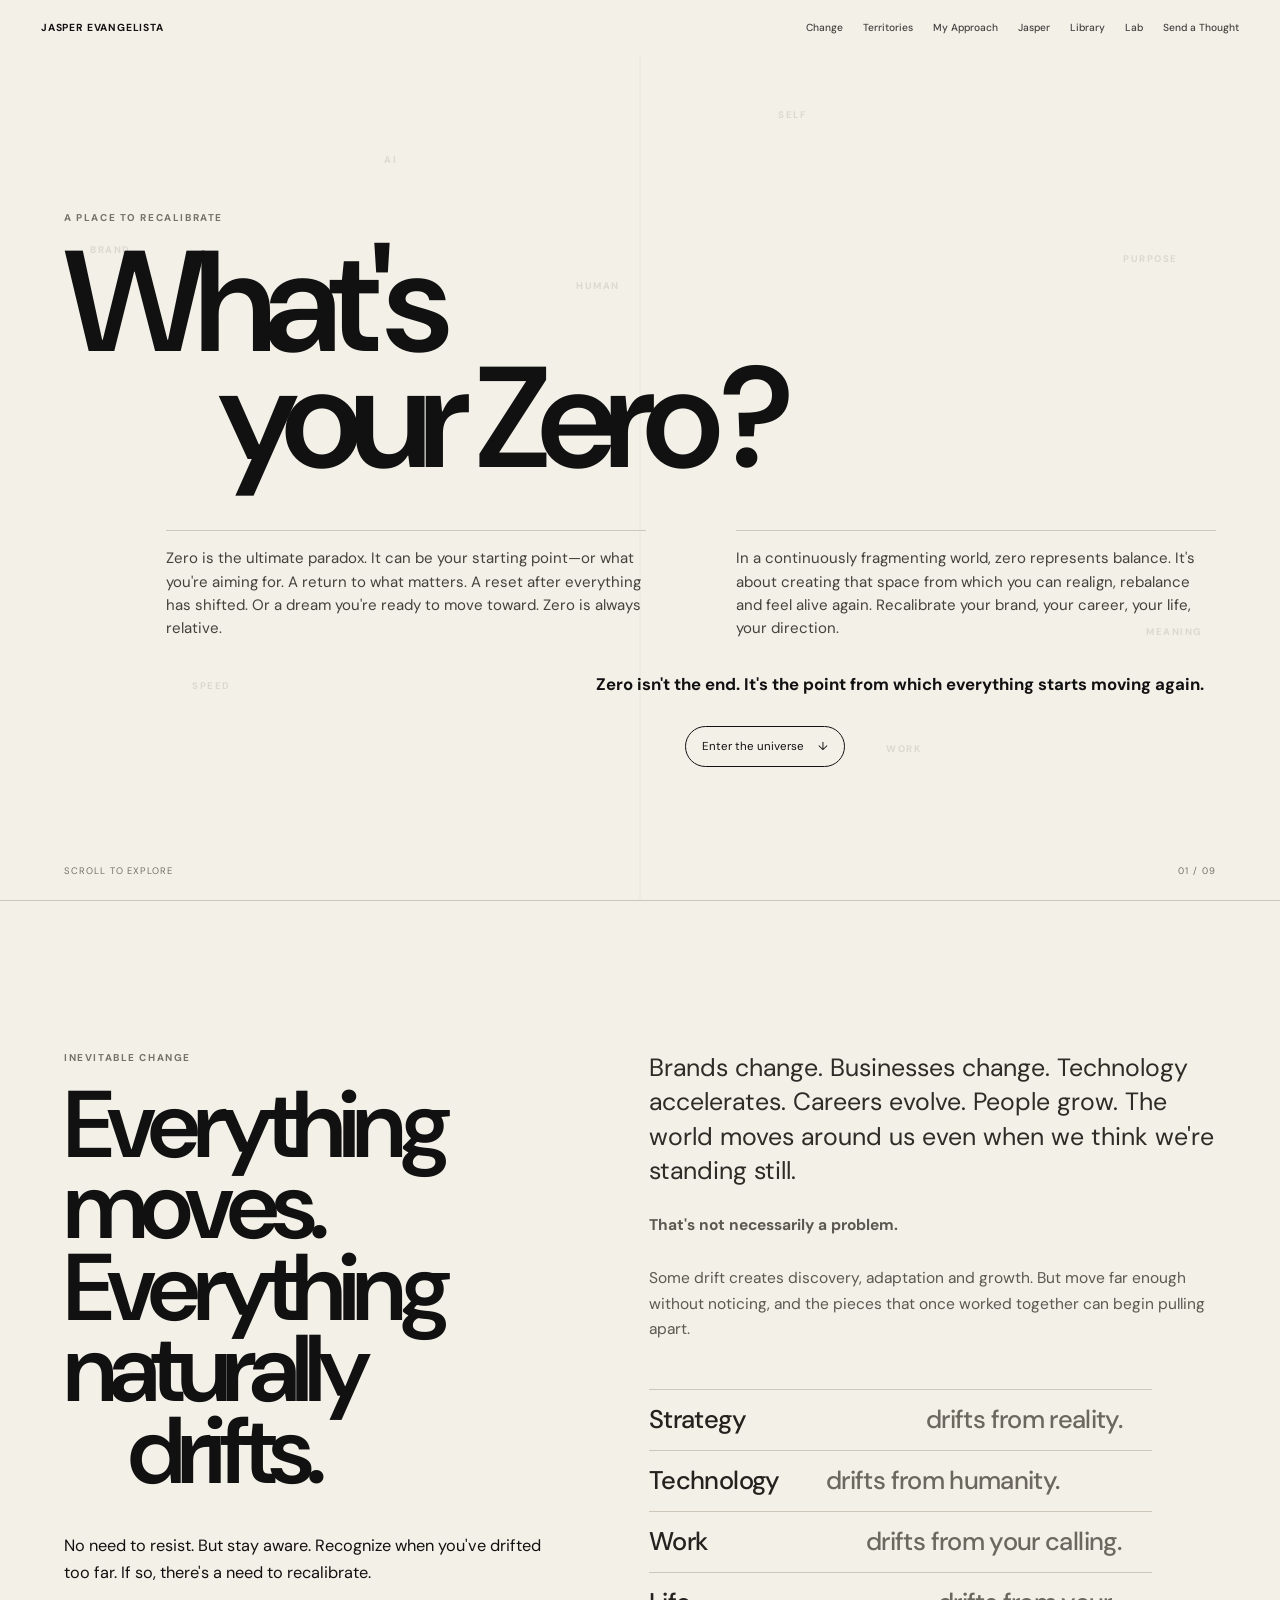
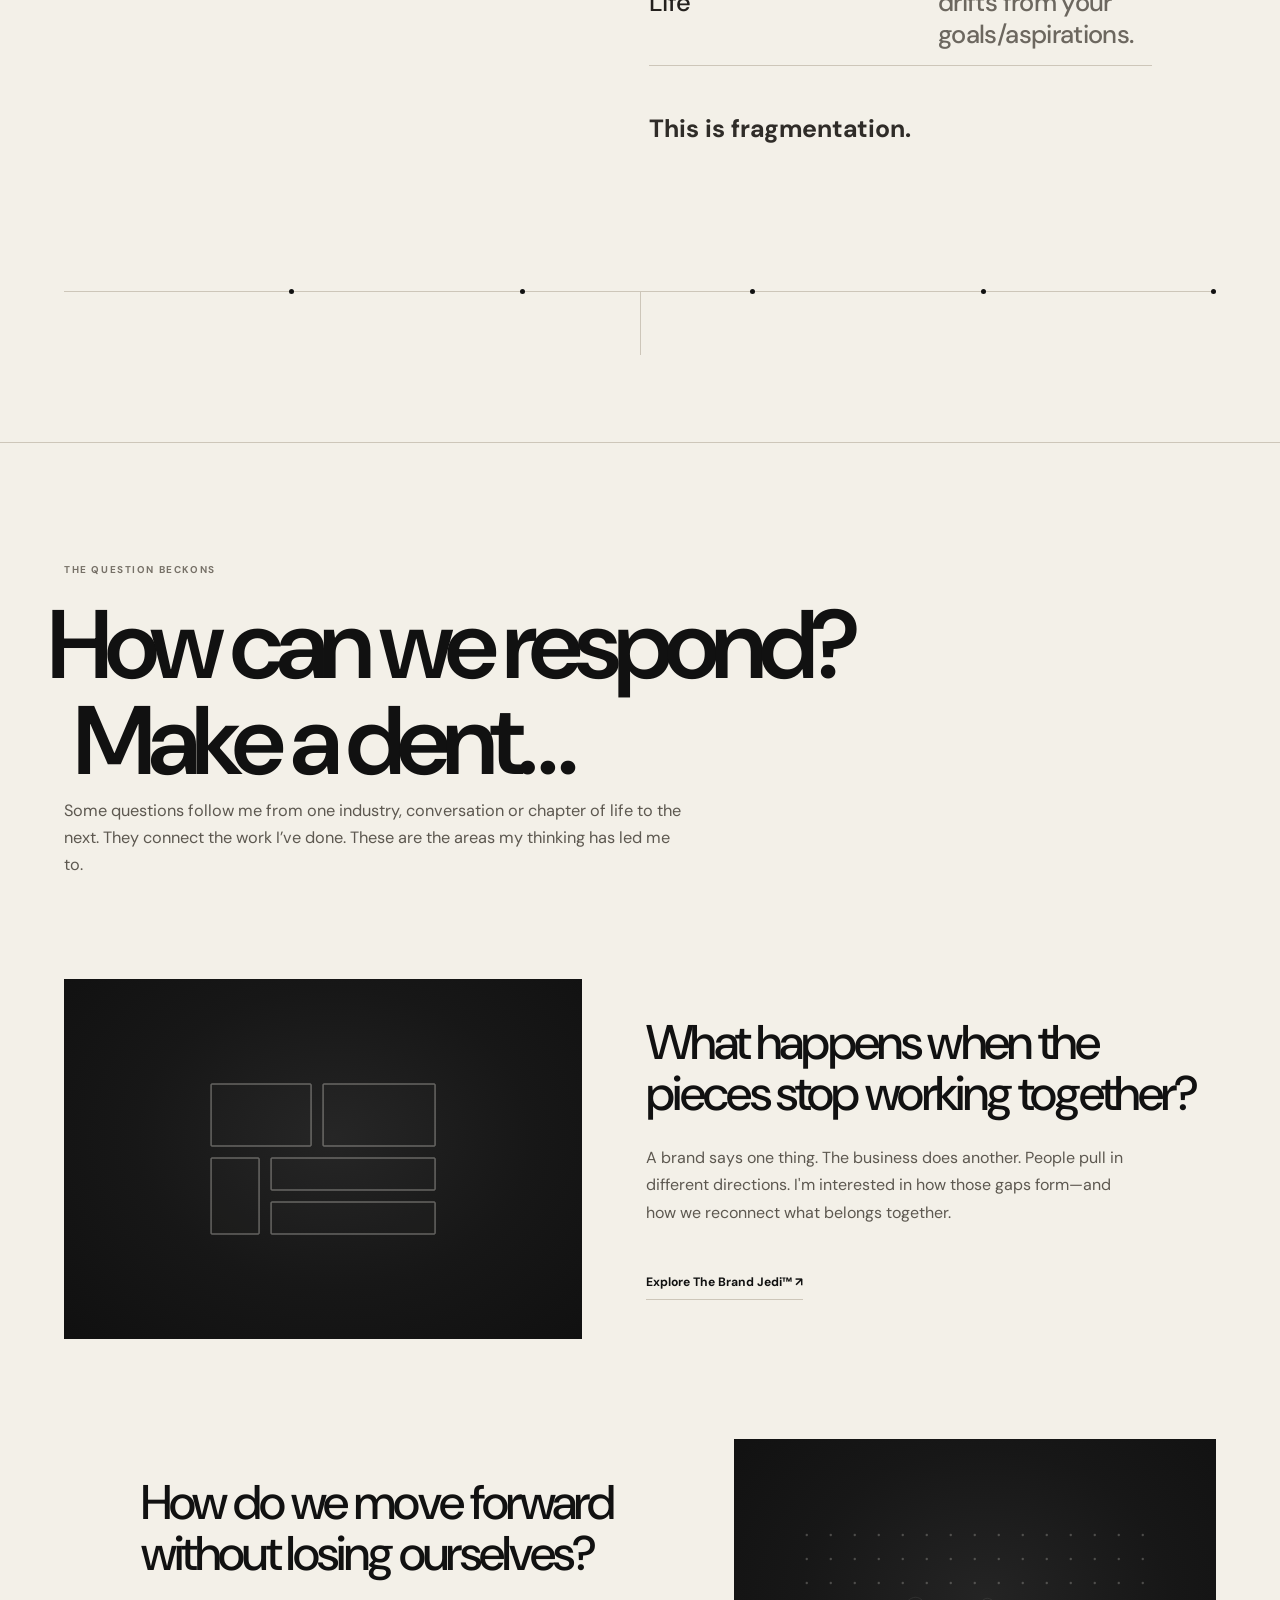
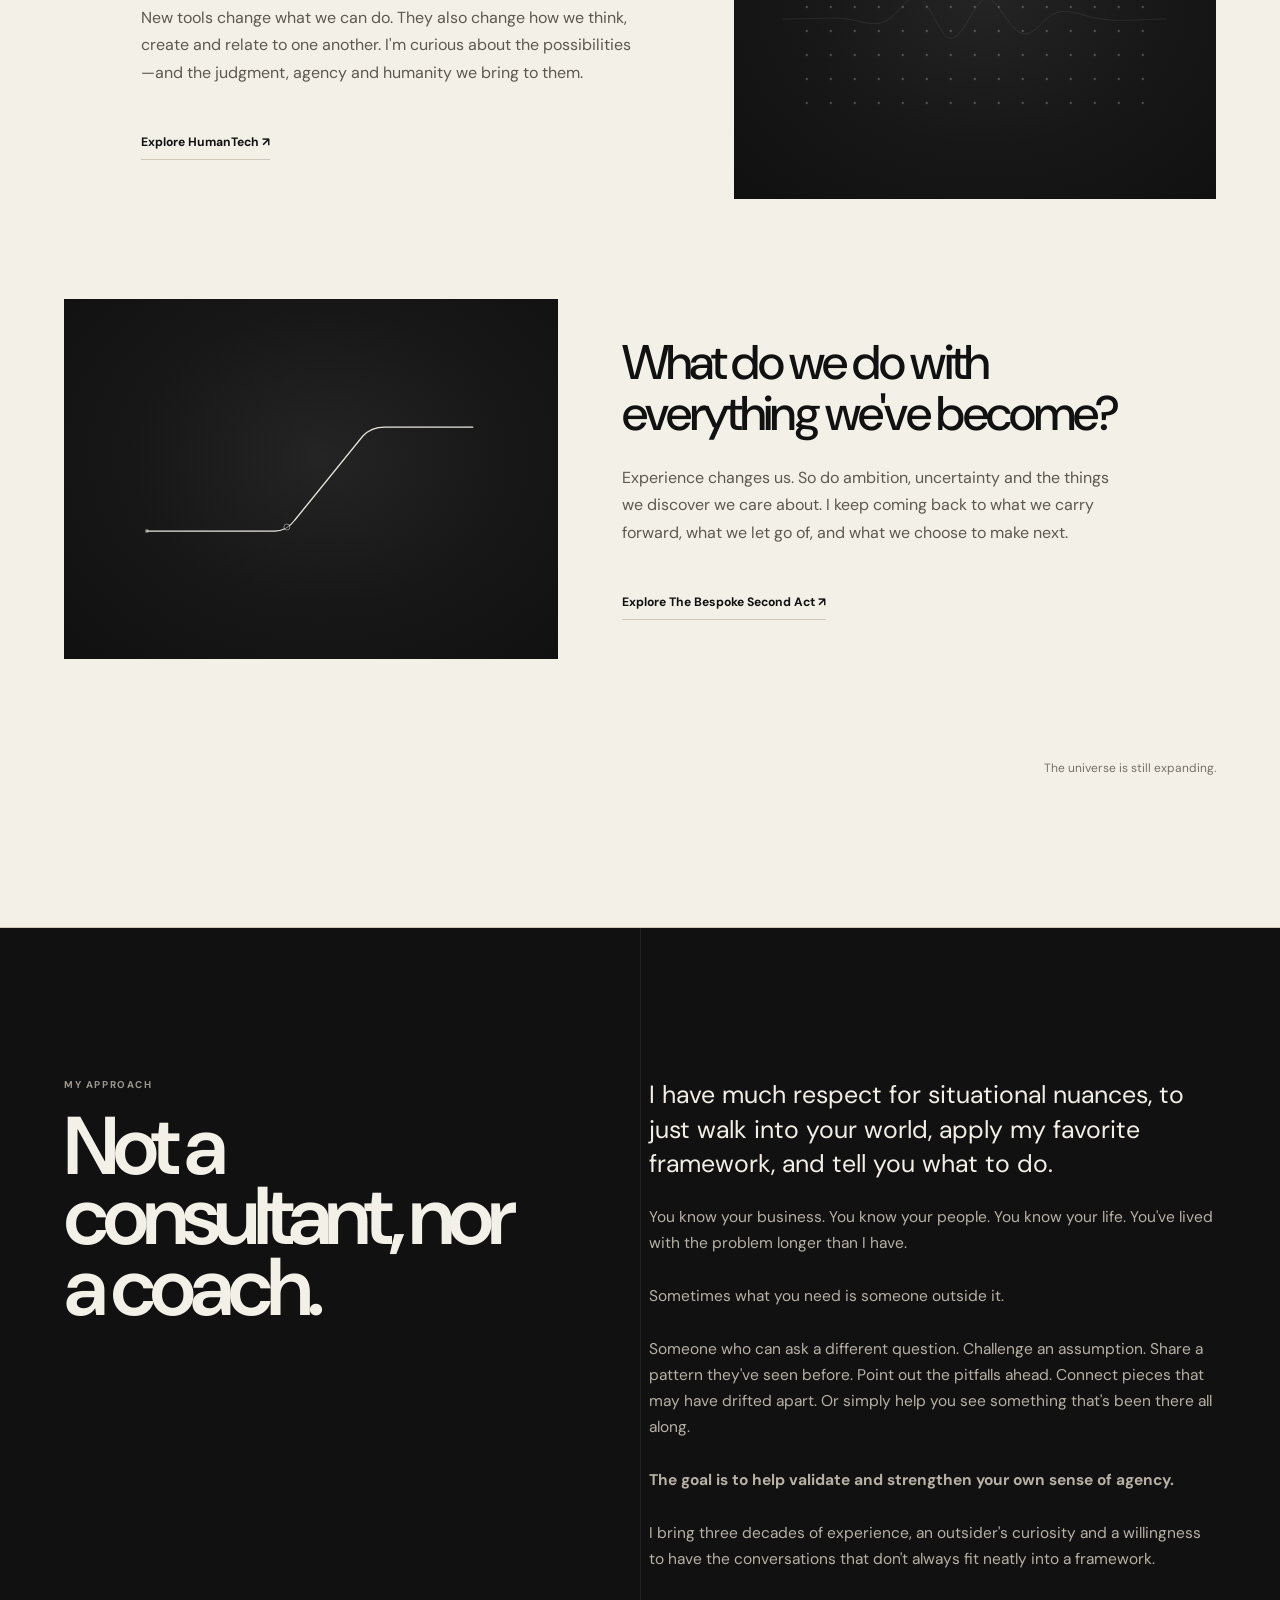
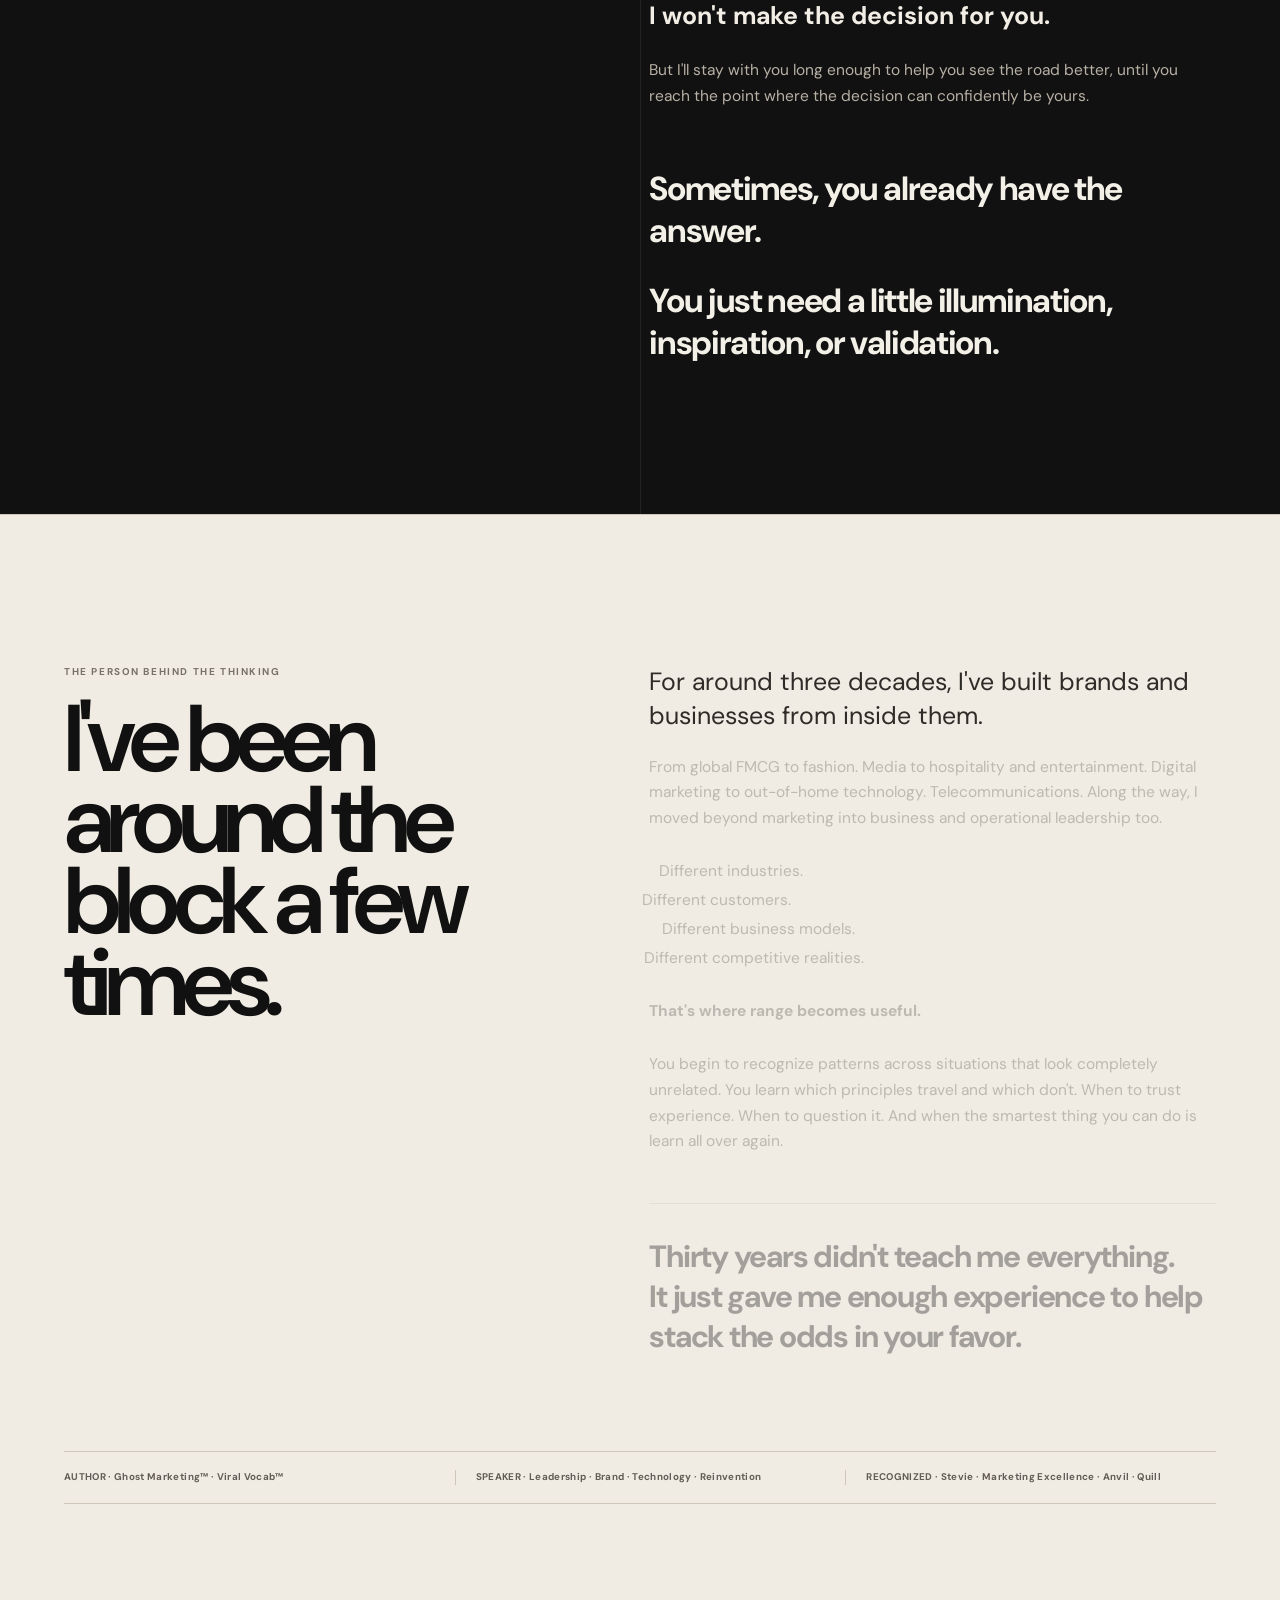
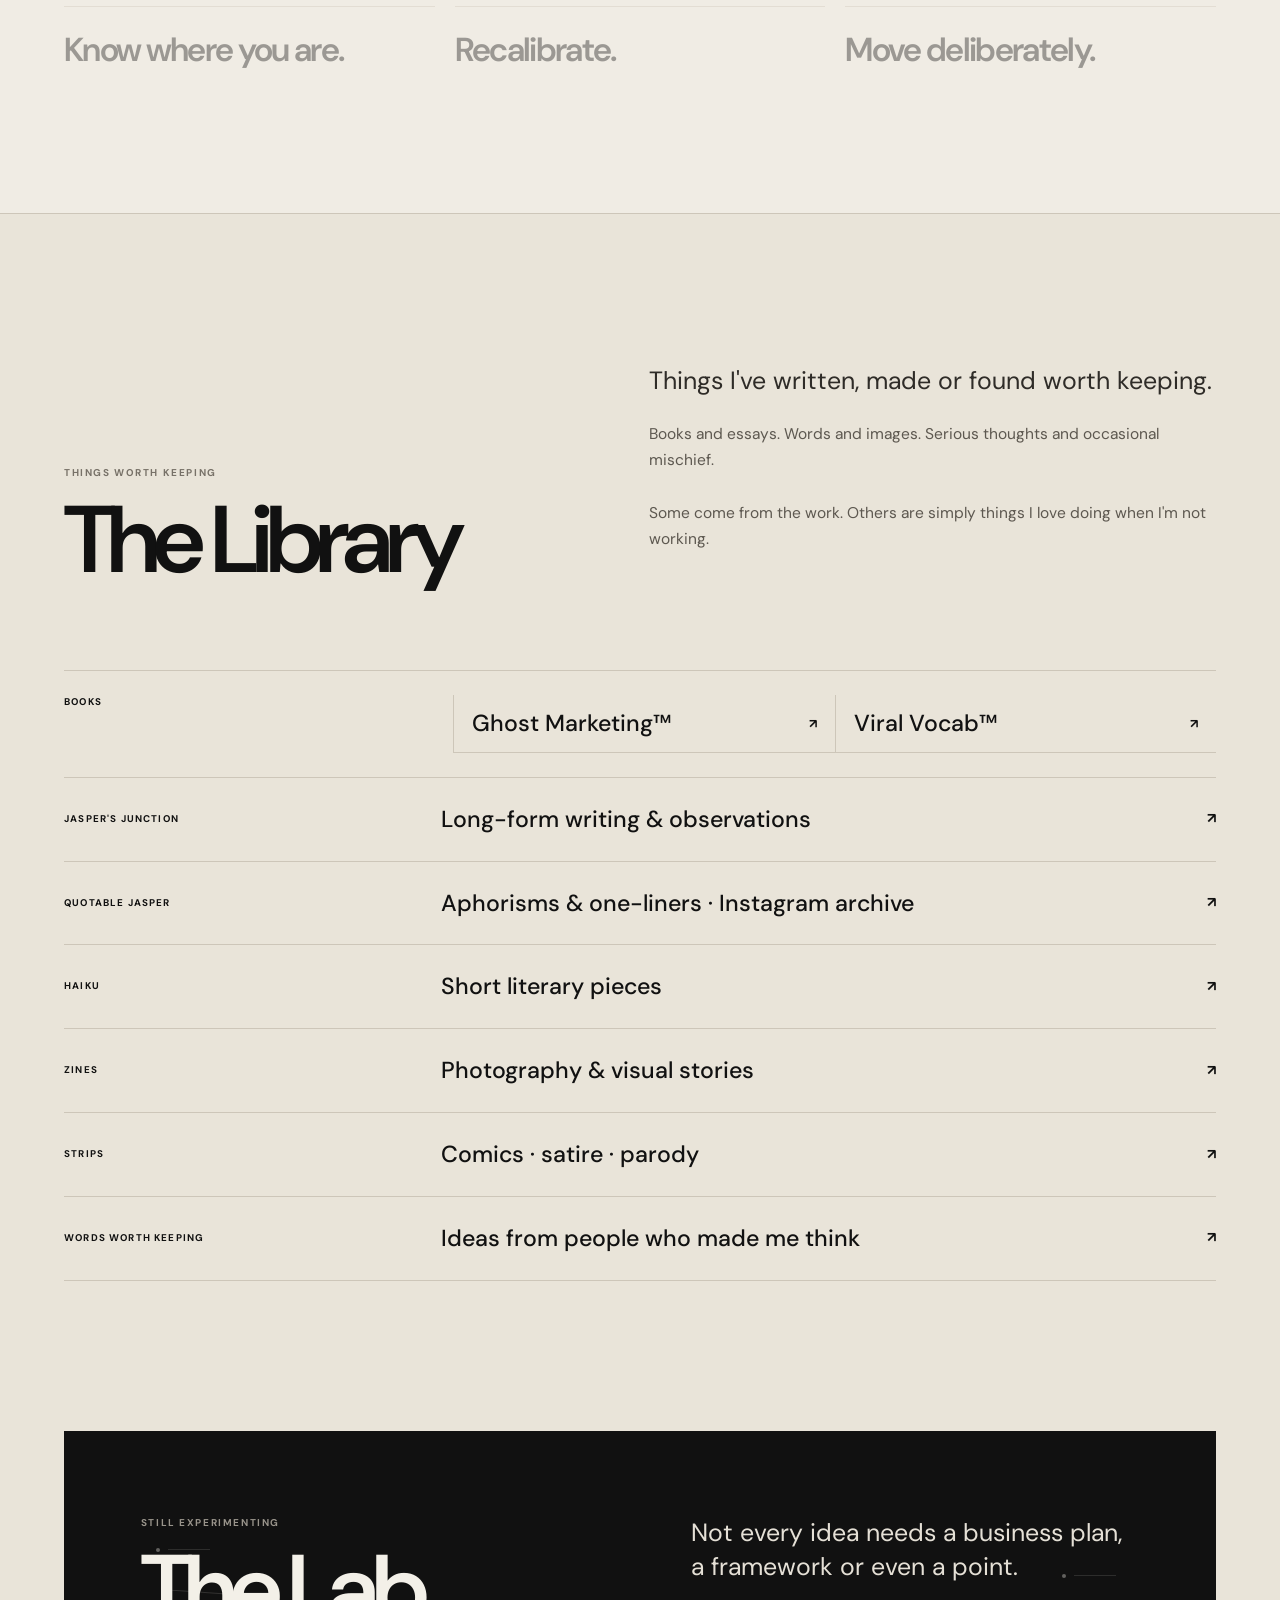
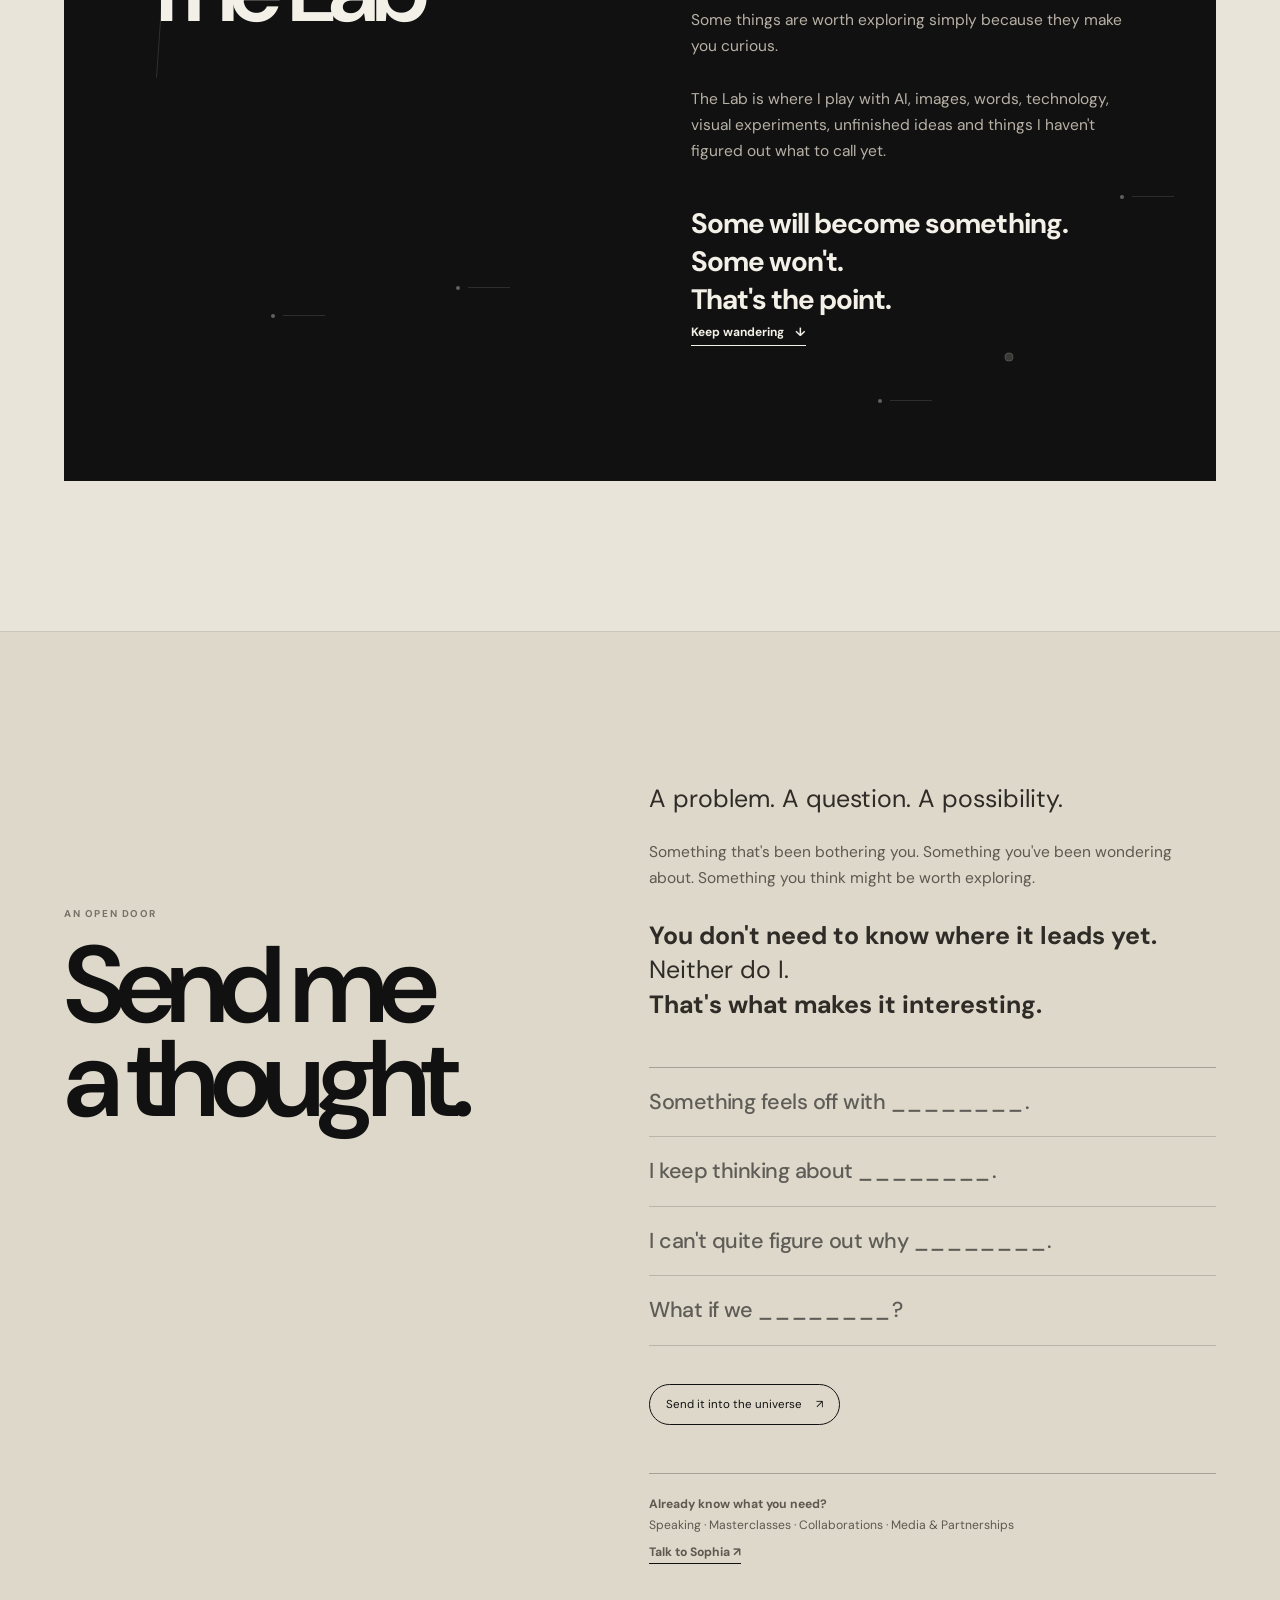
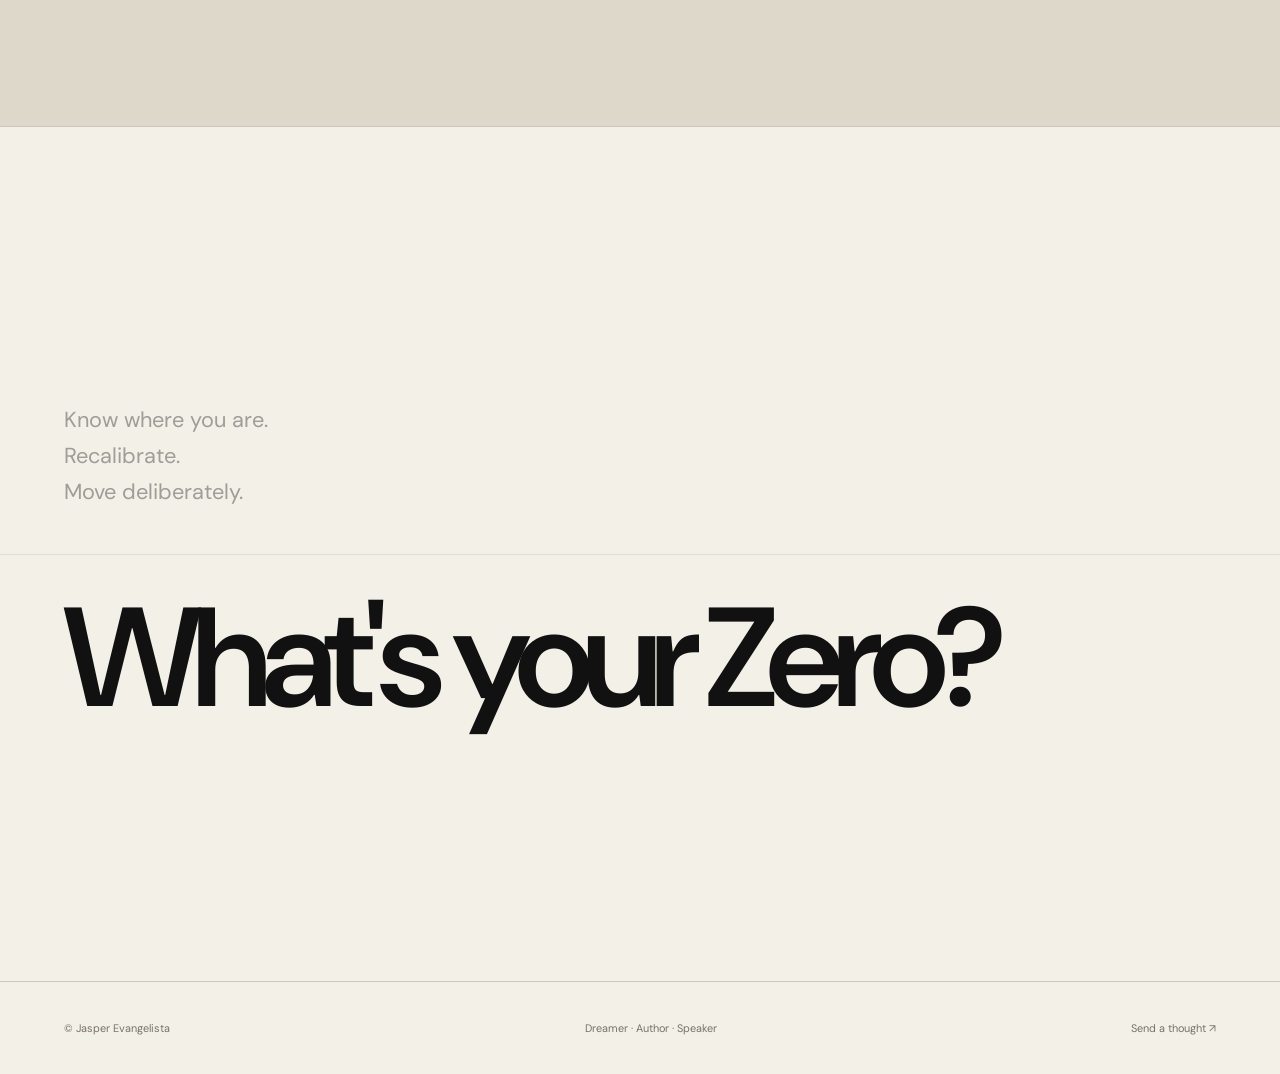
<file: index.html>
<!doctype html>
<html lang="en">
<head>
<!-- Google tag (gtag.js) -->
<script async src="https://www.googletagmanager.com/gtag/js?id=G-LG672DL5B0"></script>
<script>
  window.dataLayer = window.dataLayer || [];
  function gtag(){dataLayer.push(arguments);}
  gtag('js', new Date());
  gtag('config', 'G-LG672DL5B0');
</script>

<meta charset="utf-8"><meta name="viewport" content="width=device-width, initial-scale=1">
<meta name="description" content="Jasper Evangelista — ideas, experiences and experiments for navigating a fragmented world.">
<meta name="theme-color" content="#f3f0e8">
<title>Jasper Evangelista — The Universe</title>
<link rel="stylesheet" href="css/style.css?v=37">
<link rel="stylesheet" href="css/portals.css?v=20261002-1">
</head>
<body>
<header class="site-nav">
<a class="brand" href="#top" aria-label="Jasper Evangelista home">JASPER EVANGELISTA</a>
<nav aria-label="Primary navigation"><a href="#canon">Change</a><a href="#worlds">Territories</a><a href="#approach">My Approach</a><a href="#jasper">Jasper</a><a href="#library">Library</a><a href="#lab">Lab</a><a href="#thought">Send a Thought</a></nav>
</header>
<main id="top">
<section class="hero cinematic-hero" aria-labelledby="hero-title">
<div class="fragment-field" aria-hidden="true"><span class="fragment f1">BRAND</span><span class="fragment f2">AI</span><span class="fragment f3">PURPOSE</span><span class="fragment f4">SPEED</span><span class="fragment f5">WORK</span><span class="fragment f6">MEANING</span><span class="fragment f7">HUMAN</span><span class="fragment f8">SELF</span></div>
<div class="hero-inner"><p class="eyebrow reveal">A place to recalibrate</p><h1 id="hero-title"><span class="hero-line">What's</span><span class="hero-line indent"><span class="hero-drift hero-your">your</span> <span class="hero-zero">Zero</span><span class="hero-drift hero-question">?</span></span></h1><div class="hero-zero-copy reveal-delay"><div><p>Zero is the ultimate paradox. It can be your starting point—or what you're aiming for. A return to what matters. A reset after everything has shifted. Or a dream you're ready to move toward. Zero is always relative.</p></div><div><p>In a continuously fragmenting world, zero represents balance. It's about creating that space from which you can realign, rebalance and feel alive again. Recalibrate your brand, your career, your life, your direction.</p></div></div><p class="hero-zero-close reveal-delay"><strong>Zero isn't the end. It's the point from which everything starts moving again.</strong></p><a class="pill reveal-delay" href="#canon">Enter the universe <span>↓</span></a></div>
<div class="hero-bottom"><span>Scroll to explore</span><span>01 / 09</span></div>
</section>

<section id="canon" class="section canon canon-reveal"><div class="section-inner split"><div><p class="eyebrow">Inevitable change</p><h2><span class="canon-line canon-moves">Everything moves.</span><br><span class="canon-line canon-drifts">Everything naturally <span class="meaning-drift">drifts.</span></span></h2><p class="bridge-copy">No need to resist. But stay aware. Recognize when you've drifted too far. If so, there's a need to recalibrate.</p></div><div><p class="big-copy">Brands change. Businesses change. Technology accelerates. Careers evolve. People grow. The world moves around us even when we think we're standing still.</p><p class="copy"><strong>That's not necessarily a problem.</strong></p><p class="copy">Some drift creates discovery, adaptation and growth. But move far enough without noticing, and the pieces that once worked together can begin pulling apart.</p><div class="fragment-lines" aria-label="Strategy drifts from reality. Technology drifts from humanity. Work drifts from your calling. Life drifts from your goals/aspirations."><div class="fragment-pair"><span>Strategy</span><span>drifts from reality.</span></div><div class="fragment-pair"><span>Technology</span><span>drifts from humanity.</span></div><div class="fragment-pair"><span>Work</span><span>drifts from your calling.</span></div><div class="fragment-pair"><span>Life</span><span>drifts from your goals/aspirations.</span></div></div><p class="big-copy"><strong>This is fragmentation.</strong></p></div></div><div class="alignment-line" aria-hidden="true"><span></span><span></span><span></span><span></span><span></span></div></section>

<section id="worlds" class="section worlds-section curiosity-section"><div class="section-inner"><p class="eyebrow">The question beckons</p><h2><span>How can we respond?</span><br><span>Make a dent…</span></h2><p class="section-intro">Some questions follow me from one industry, conversation or chapter of life to the next. They connect the work I’ve done. These are the areas my thinking has led me to.</p>
<div class="world-portals">
<article class="world-portal portal-brand"><div class="portal-scene" aria-hidden="true"><svg class="portal-art" viewBox="0 0 480 360" fill="none" aria-hidden="true" focusable="false"><rect class="alignment-fragment fragment-1" x="128" y="105" width="100" height="62" rx=".5"/><rect class="alignment-fragment fragment-2" x="240" y="105" width="112" height="62" rx=".5"/><rect class="alignment-fragment fragment-3" x="128" y="179" width="48" height="76" rx=".5"/><rect class="alignment-fragment fragment-4" x="188" y="179" width="164" height="32" rx=".5"/><rect class="alignment-fragment fragment-5" x="188" y="223" width="164" height="32" rx=".5"/></svg></div><div class="portal-copy"><h3>What happens when the pieces stop working together?</h3><p>A brand says one thing. The business does another. People pull in different directions. I'm interested in how those gaps form—and how we reconnect what belongs together.</p><a class="doorway-link" href="https://thebrandjedi.com" target="_blank" rel="noopener">Explore The Brand Jedi™ ↗</a></div></article>
<article class="world-portal portal-tech"><div class="portal-scene" aria-hidden="true"><svg class="portal-art" viewBox="0 0 480 360" fill="none" aria-hidden="true" focusable="false"><g class="signal-column" style="--signal-delay:-8.00s;--signal-shift:-8px"><circle cx="72" cy="96" r="1.2"/><circle cx="72" cy="120" r="1.2"/><circle cx="72" cy="144" r="1.2"/><circle cx="72" cy="168" r="1.2"/><circle cx="72" cy="192" r="1.2"/><circle cx="72" cy="216" r="1.2"/><circle cx="72" cy="240" r="1.2"/><circle cx="72" cy="264" r="1.2"/></g><g class="signal-column" style="--signal-delay:-7.62s;--signal-shift:5px"><circle cx="96" cy="96" r="1.2"/><circle cx="96" cy="120" r="1.2"/><circle cx="96" cy="144" r="1.2"/><circle cx="96" cy="168" r="1.2"/><circle cx="96" cy="192" r="1.2"/><circle cx="96" cy="216" r="1.2"/><circle cx="96" cy="240" r="1.2"/><circle cx="96" cy="264" r="1.2"/></g><g class="signal-column" style="--signal-delay:-7.24s;--signal-shift:-3px"><circle cx="120" cy="96" r="1.2"/><circle cx="120" cy="120" r="1.2"/><circle cx="120" cy="144" r="1.2"/><circle cx="120" cy="168" r="1.2"/><circle cx="120" cy="192" r="1.2"/><circle cx="120" cy="216" r="1.2"/><circle cx="120" cy="240" r="1.2"/><circle cx="120" cy="264" r="1.2"/></g><g class="signal-column" style="--signal-delay:-6.86s;--signal-shift:-8px"><circle cx="144" cy="96" r="1.2"/><circle cx="144" cy="120" r="1.2"/><circle cx="144" cy="144" r="1.2"/><circle cx="144" cy="168" r="1.2"/><circle cx="144" cy="192" r="1.2"/><circle cx="144" cy="216" r="1.2"/><circle cx="144" cy="240" r="1.2"/><circle cx="144" cy="264" r="1.2"/></g><g class="signal-column" style="--signal-delay:-6.48s;--signal-shift:5px"><circle cx="168" cy="96" r="1.2"/><circle cx="168" cy="120" r="1.2"/><circle cx="168" cy="144" r="1.2"/><circle cx="168" cy="168" r="1.2"/><circle cx="168" cy="192" r="1.2"/><circle cx="168" cy="216" r="1.2"/><circle cx="168" cy="240" r="1.2"/><circle cx="168" cy="264" r="1.2"/></g><g class="signal-column" style="--signal-delay:-6.10s;--signal-shift:-3px"><circle cx="192" cy="96" r="1.2"/><circle cx="192" cy="120" r="1.2"/><circle cx="192" cy="144" r="1.2"/><circle cx="192" cy="168" r="1.2"/><circle cx="192" cy="192" r="1.2"/><circle cx="192" cy="216" r="1.2"/><circle cx="192" cy="240" r="1.2"/><circle cx="192" cy="264" r="1.2"/></g><g class="signal-column" style="--signal-delay:-5.72s;--signal-shift:-8px"><circle cx="216" cy="96" r="1.2"/><circle cx="216" cy="120" r="1.2"/><circle cx="216" cy="144" r="1.2"/><circle cx="216" cy="168" r="1.2"/><circle cx="216" cy="192" r="1.2"/><circle cx="216" cy="216" r="1.2"/><circle cx="216" cy="240" r="1.2"/><circle cx="216" cy="264" r="1.2"/></g><g class="signal-column" style="--signal-delay:-5.34s;--signal-shift:5px"><circle cx="240" cy="96" r="1.2"/><circle cx="240" cy="120" r="1.2"/><circle cx="240" cy="144" r="1.2"/><circle cx="240" cy="168" r="1.2"/><circle cx="240" cy="192" r="1.2"/><circle cx="240" cy="216" r="1.2"/><circle cx="240" cy="240" r="1.2"/><circle cx="240" cy="264" r="1.2"/></g><g class="signal-column" style="--signal-delay:-4.96s;--signal-shift:-3px"><circle cx="264" cy="96" r="1.2"/><circle cx="264" cy="120" r="1.2"/><circle cx="264" cy="144" r="1.2"/><circle cx="264" cy="168" r="1.2"/><circle cx="264" cy="192" r="1.2"/><circle cx="264" cy="216" r="1.2"/><circle cx="264" cy="240" r="1.2"/><circle cx="264" cy="264" r="1.2"/></g><g class="signal-column" style="--signal-delay:-4.58s;--signal-shift:-8px"><circle cx="288" cy="96" r="1.2"/><circle cx="288" cy="120" r="1.2"/><circle cx="288" cy="144" r="1.2"/><circle cx="288" cy="168" r="1.2"/><circle cx="288" cy="192" r="1.2"/><circle cx="288" cy="216" r="1.2"/><circle cx="288" cy="240" r="1.2"/><circle cx="288" cy="264" r="1.2"/></g><g class="signal-column" style="--signal-delay:-4.20s;--signal-shift:5px"><circle cx="312" cy="96" r="1.2"/><circle cx="312" cy="120" r="1.2"/><circle cx="312" cy="144" r="1.2"/><circle cx="312" cy="168" r="1.2"/><circle cx="312" cy="192" r="1.2"/><circle cx="312" cy="216" r="1.2"/><circle cx="312" cy="240" r="1.2"/><circle cx="312" cy="264" r="1.2"/></g><g class="signal-column" style="--signal-delay:-3.82s;--signal-shift:-3px"><circle cx="336" cy="96" r="1.2"/><circle cx="336" cy="120" r="1.2"/><circle cx="336" cy="144" r="1.2"/><circle cx="336" cy="168" r="1.2"/><circle cx="336" cy="192" r="1.2"/><circle cx="336" cy="216" r="1.2"/><circle cx="336" cy="240" r="1.2"/><circle cx="336" cy="264" r="1.2"/></g><g class="signal-column" style="--signal-delay:-3.44s;--signal-shift:-8px"><circle cx="360" cy="96" r="1.2"/><circle cx="360" cy="120" r="1.2"/><circle cx="360" cy="144" r="1.2"/><circle cx="360" cy="168" r="1.2"/><circle cx="360" cy="192" r="1.2"/><circle cx="360" cy="216" r="1.2"/><circle cx="360" cy="240" r="1.2"/><circle cx="360" cy="264" r="1.2"/></g><g class="signal-column" style="--signal-delay:-3.06s;--signal-shift:5px"><circle cx="384" cy="96" r="1.2"/><circle cx="384" cy="120" r="1.2"/><circle cx="384" cy="144" r="1.2"/><circle cx="384" cy="168" r="1.2"/><circle cx="384" cy="192" r="1.2"/><circle cx="384" cy="216" r="1.2"/><circle cx="384" cy="240" r="1.2"/><circle cx="384" cy="264" r="1.2"/></g><g class="signal-column" style="--signal-delay:-2.68s;--signal-shift:-3px"><circle cx="408" cy="96" r="1.2"/><circle cx="408" cy="120" r="1.2"/><circle cx="408" cy="144" r="1.2"/><circle cx="408" cy="168" r="1.2"/><circle cx="408" cy="192" r="1.2"/><circle cx="408" cy="216" r="1.2"/><circle cx="408" cy="240" r="1.2"/><circle cx="408" cy="264" r="1.2"/></g><path class="signal-trace" d="M48 180 C88 180 94 178 112 180 S143 191 158 177 S180 146 195 171 S214 214 233 182 S254 154 272 180 S297 193 313 179 S345 177 366 180 S407 180 432 180"/><path class="signal-pulse" pathLength="100" d="M48 180 C88 180 94 178 112 180 S143 191 158 177 S180 146 195 171 S214 214 233 182 S254 154 272 180 S297 193 313 179 S345 177 366 180 S407 180 432 180"/></svg></div><div class="portal-copy"><h3>How do we move forward without losing ourselves?</h3><p>New tools change what we can do. They also change how we think, create and relate to one another. I'm curious about the possibilities—and the judgment, agency and humanity we bring to them.</p><a class="doorway-link" href="https://humantech.ph" target="_blank" rel="noopener">Explore HumanTech ↗</a></div></article>
<article class="world-portal portal-self"><div class="portal-scene" aria-hidden="true"><svg class="portal-art" viewBox="0 0 480 360" fill="none" aria-hidden="true" focusable="false"><path class="trajectory-guide" d="M76 232 H204 Q216 232 224 221 L292 137 Q300 128 314 128 H402"/><path class="trajectory-line" pathLength="100" d="M76 232 H204 Q216 232 224 221 L292 137 Q300 128 314 128 H402"/><circle class="trajectory-pivot" cx="216" cy="228" r="3"/><circle class="trajectory-origin" cx="76" cy="232" r="2"/></svg></div><div class="portal-copy"><h3>What do we do with everything we've become?</h3><p>Experience changes us. So do ambition, uncertainty and the things we discover we care about. I keep coming back to what we carry forward, what we let go of, and what we choose to make next.</p><a class="doorway-link" href="https://genxplore.com" target="_blank" rel="noopener">Explore The Bespoke Second Act ↗</a></div></article>
</div><div class="territory-close"><span>The universe is still expanding.</span></div></div></section>

<section id="approach" class="section stance-section"><div class="section-inner stance-inner"><div><p class="eyebrow">My Approach</p><h2>Not a consultant, nor a coach.</h2></div><div><p class="big-copy">I have much respect for situational nuances, to just walk into your world, apply my favorite framework, and tell you what to do.</p><p class="copy">You know your business. You know your people. You know your life. You've lived with the problem longer than I have.</p><p class="copy">Sometimes what you need is someone outside it.</p><p class="copy">Someone who can ask a different question. Challenge an assumption. Share a pattern they've seen before. Point out the pitfalls ahead. Connect pieces that may have drifted apart. Or simply help you see something that's been there all along.</p><p class="copy"><strong>The goal is to help validate and strengthen your own sense of agency.</strong></p><p class="copy">I bring three decades of experience, an outsider's curiosity and a willingness to have the conversations that don't always fit neatly into a framework.</p><p class="big-copy"><strong>I won't make the decision for you.</strong></p><p class="copy">But I'll stay with you long enough to help you see the road better, until you reach the point where the decision can confidently be yours.</p><p class="illumination"><strong><span>Sometimes, you already have the answer.</span> <span>You just need a little illumination, inspiration, or validation.</span></strong></p></div></div></section>

<section id="jasper" class="section jasper-section"><div class="section-inner"><div class="split"><div><p class="eyebrow">The person behind the thinking</p><h2>I've been around the block a few times.</h2></div><div><p class="big-copy">For around three decades, I've built brands and businesses from inside them.</p><p class="copy">From global FMCG to fashion. Media to hospitality and entertainment. Digital marketing to out-of-home technology. Telecommunications. Along the way, I moved beyond marketing into business and operational leadership too.</p><p class="copy range-lines"><span>Different industries.</span><span>Different customers.</span><span>Different business models.</span><span>Different competitive realities.</span></p><p class="copy"><strong>That's where range becomes useful.</strong></p><p class="copy">You begin to recognize patterns across situations that look completely unrelated. You learn which principles travel and which don't. When to trust experience. When to question it. And when the smartest thing you can do is learn all over again.</p><p class="experience-line"><strong>Thirty years didn't teach me everything.<br>It just gave me enough experience to help stack the odds in your favor.</strong></p></div></div>
<div class="quiet-proof"><span>AUTHOR · Ghost Marketing™ · Viral Vocab™</span><span>SPEAKER · Leadership · Brand · Technology · Reinvention</span><span>RECOGNIZED · Stevie · Marketing Excellence · Anvil · Quill</span></div>
<div class="operating-code"><span>Know where you are.</span><span>Recalibrate.</span><span>Move deliberately.</span></div></div></section>

<section id="library" class="section section-library"><div class="section-inner"><div class="split"><div><p class="eyebrow">Things worth keeping</p><h2>The Library</h2></div><div><p class="big-copy">Things I've written, made or found worth keeping.</p><p class="copy">Books and essays. Words and images. Serious thoughts and occasional mischief.</p><p class="copy">Some come from the work. Others are simply things I love doing when I'm not working.</p></div></div><div class="library-shelves"><div class="library-book-row"><span>BOOKS</span><div class="book-links"><a href="/ghost-marketing/">Ghost Marketing™ <b>↗</b></a><a href="https://www.amazon.com/dp/B0FHBQB8K3" target="_blank" rel="noopener noreferrer">Viral Vocab™ <b>↗</b></a></div></div><a href="https://www.linkedin.com/newsletters/jaspers-junction-7038715382278348800/" target="_blank" rel="noopener noreferrer"><span>JASPER'S JUNCTION</span><strong>Long-form writing & observations</strong><b>↗</b></a><a href="https://www.instagram.com/thebrandjedi/" target="_blank" rel="noopener noreferrer"><span>QUOTABLE JASPER</span><strong>Aphorisms & one-liners · Instagram archive</strong><b>↗</b></a><a href="#library"><span>HAIKU</span><strong>Short literary pieces</strong><b>↗</b></a><a href="#library"><span>ZINES</span><strong>Photography & visual stories</strong><b>↗</b></a><a href="#library"><span>STRIPS</span><strong>Comics · satire · parody</strong><b>↗</b></a><a href="#library"><span>WORDS WORTH KEEPING</span><strong>Ideas from people who made me think</strong><b>↗</b></a></div></div></section>

<section id="lab" class="section lab-section"><div class="section-inner lab-card"><div class="lab-field" aria-hidden="true"><i></i><i></i><i></i><i></i><i></i><i></i></div><div><p class="eyebrow">Still experimenting</p><h2>The Lab</h2></div><div><p class="big-copy">Not every idea needs a business plan, a framework or even a point.</p><p class="copy">Some things are worth exploring simply because they make you curious.</p><p class="copy">The Lab is where I play with AI, images, words, technology, visual experiments, unfinished ideas and things I haven't figured out what to call yet.</p><p class="lab-close"><strong>Some will become something. Some won't.<br>That's the point.</strong></p><a class="text-link" href="#thought">Keep wandering <span>↓</span></a></div></div></section>

<section id="thought" class="section thought-section"><div class="section-inner thought-grid"><div><p class="eyebrow">An open door</p><h2>Send me<br>a thought.</h2></div><div><p class="big-copy">A problem. A question. A possibility.</p><p class="copy">Something that's been bothering you. Something you've been wondering about. Something you think might be worth exploring.</p><p class="big-copy"><strong>You don't need to know where it leads yet.</strong><br>Neither do I.<br><strong>That's what makes it interesting.</strong></p><div class="thought-prompts"><span>Something feels off with <em>________</em>.</span><span>I keep thinking about <em>________</em>.</span><span>I can't quite figure out why <em>________</em>.</span><span>What if we <em>________</em>?</span></div><a class="pill" href="mailto:hello@jasperevangelista.com?subject=Sending%20Jasper%20a%20thought">Send it into the universe <span>↗</span></a><p class="intent-route"><strong>Already know what you need?</strong><br>Speaking · Masterclasses · Collaborations · Media & Partnerships<br><a href="mailto:hello@jasperevangelista.com?subject=For%20Sophia%20-%20Opportunity%20for%20Jasper">Talk to Sophia ↗</a></p></div></div></section>

<section class="section closing"><div class="section-inner closing-inner"><p class="operating-close">Know where you are.<br>Recalibrate.<br>Move deliberately.</p><h2>What's your Zero?</h2></div></section>
</main>
<footer class="site-footer"><span>© Jasper Evangelista</span><span>Dreamer · Author · Speaker</span><a href="#thought">Send a thought ↗</a></footer>
<script src="js/main.js?v=20"></script>
</body>
</html> 
<escape><!-- Trigger GitHub Pages rebuild: Ghost Marketing launch --></escape>
</file>
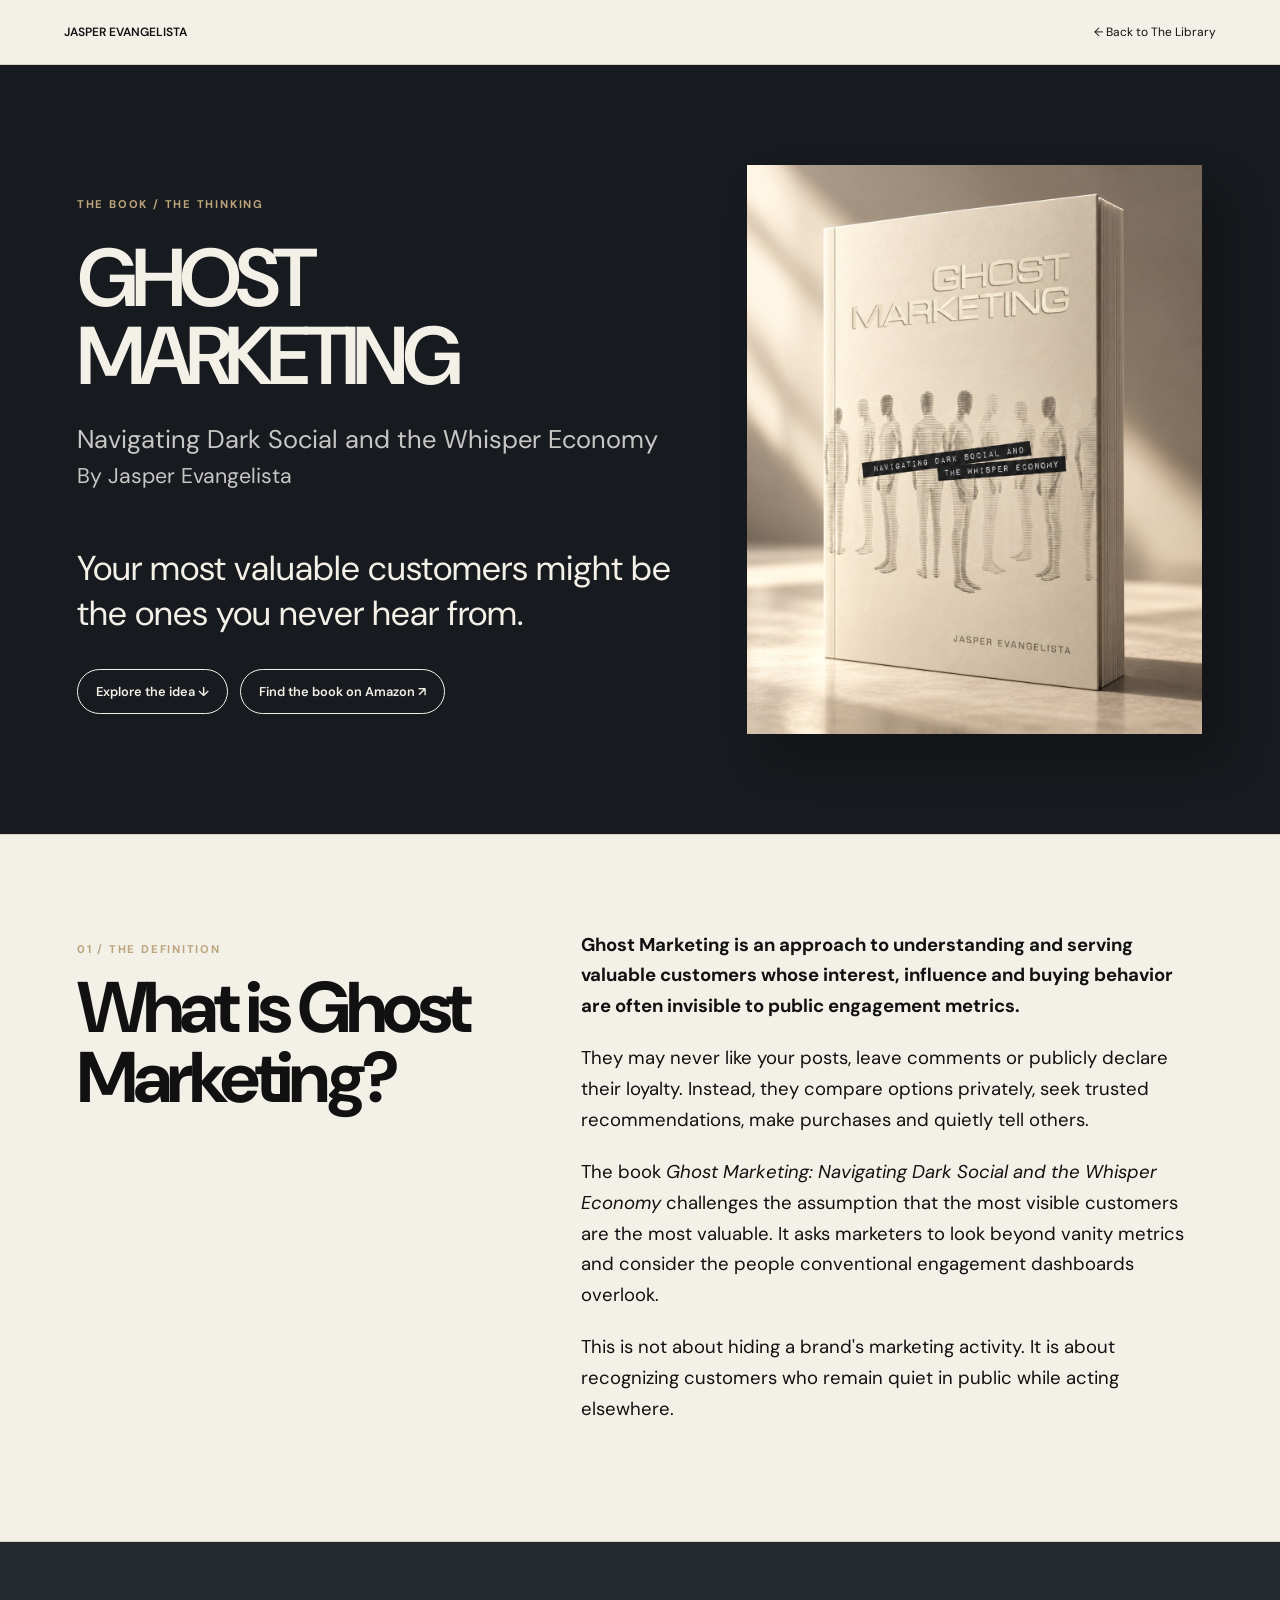
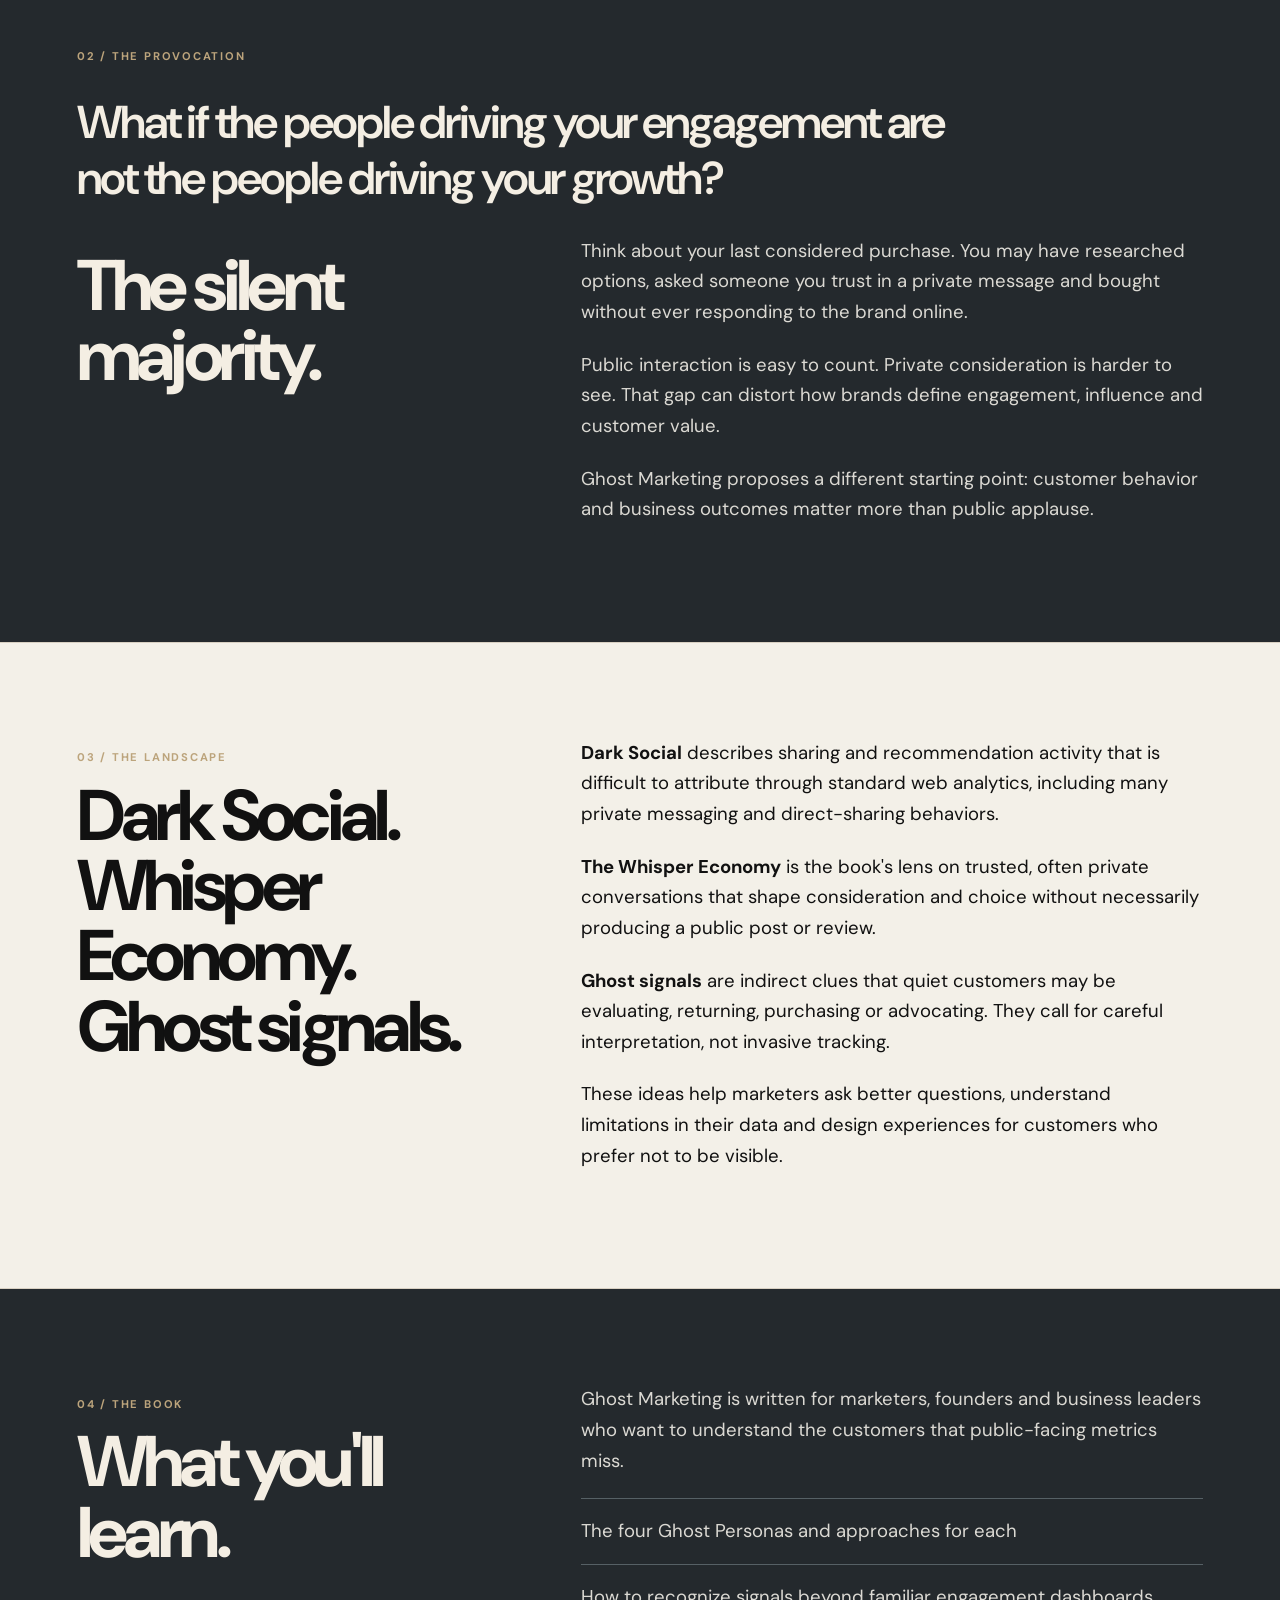
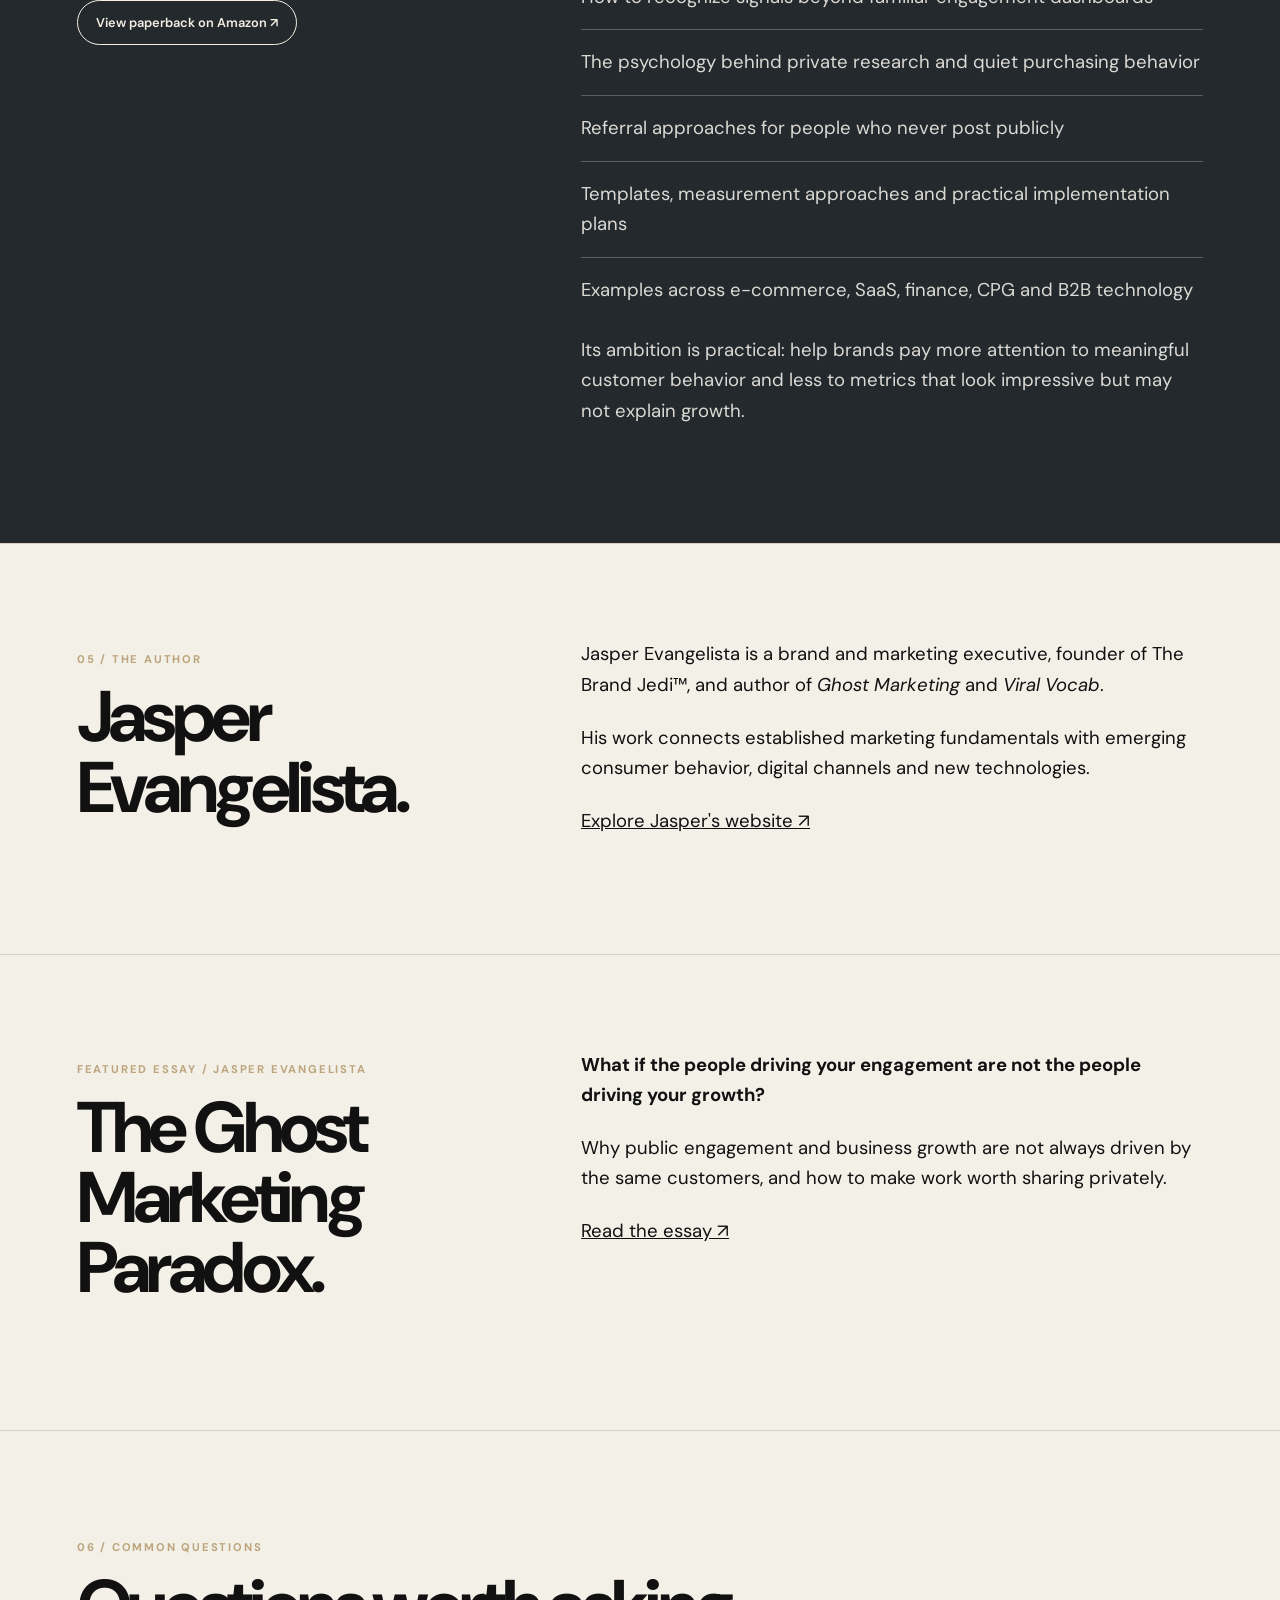
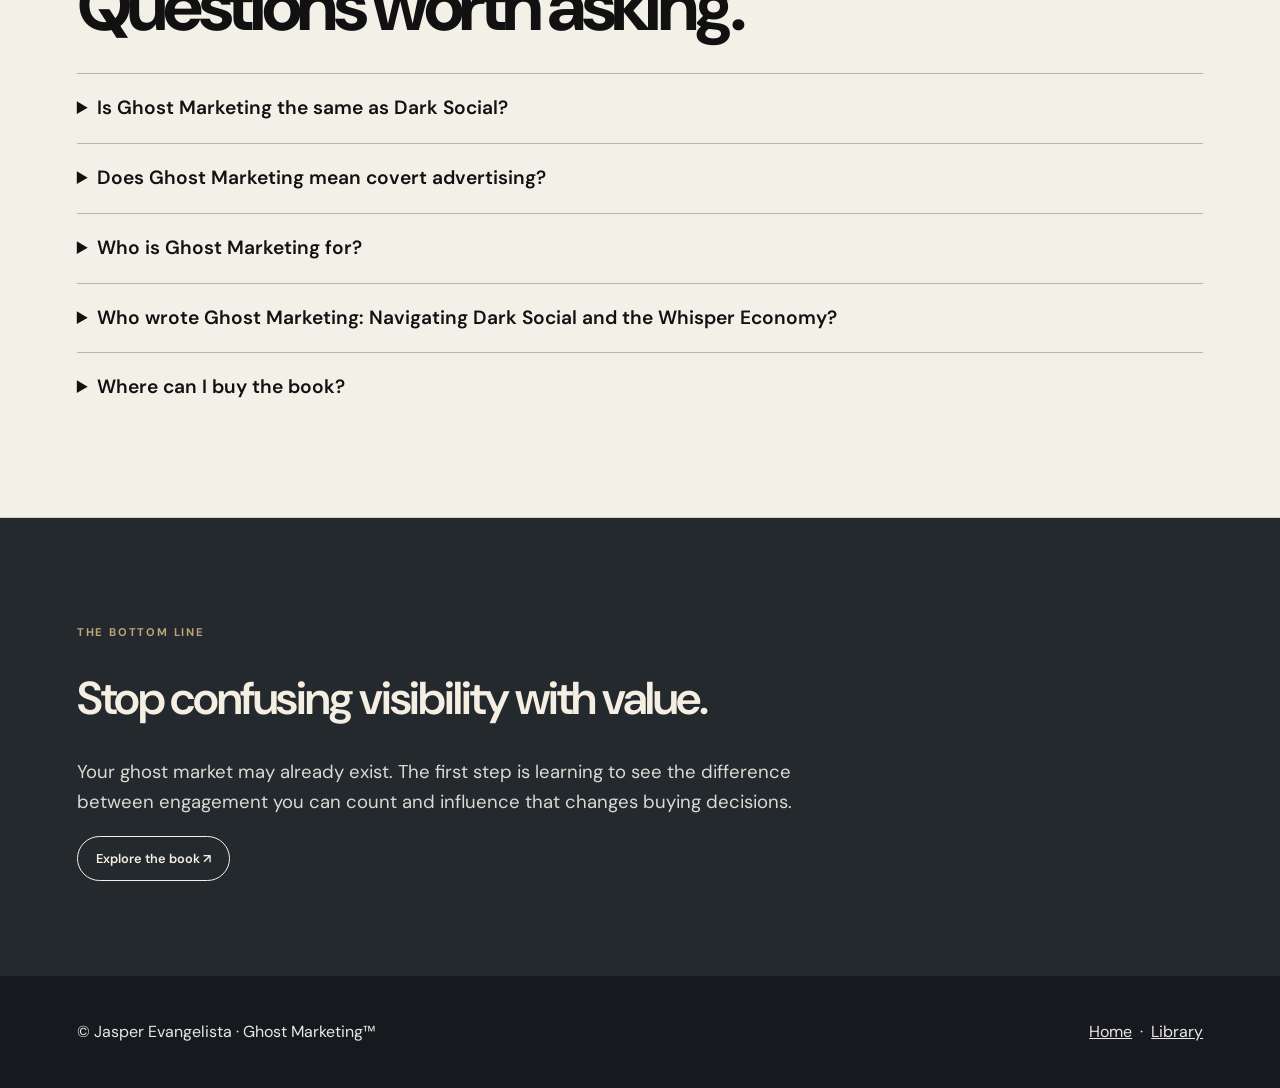
<file: ghost-marketing/index.html>
<!doctype html>
<html lang="en">
<head>
<!-- Google tag (gtag.js) -->
<script async src="https://www.googletagmanager.com/gtag/js?id=G-LG672DL5B0"></script>
<script>
  window.dataLayer = window.dataLayer || [];
  function gtag(){dataLayer.push(arguments);}
  gtag('js', new Date());
  gtag('config', 'G-LG672DL5B0');
</script>

<meta charset="utf-8">
<meta name="viewport" content="width=device-width,initial-scale=1">
<title>Ghost Marketing: Book, Meaning &amp; Author | Jasper Evangelista</title>
<meta name="description" content="What is Ghost Marketing? Explore Jasper Evangelista's book on silent customers, Dark Social, the Whisper Economy and the marketing signals most brands miss.">
<link rel="canonical" href="https://jasperevangelista.com/ghost-marketing/">
<meta name="robots" content="index,follow,max-image-preview:large">
<meta property="og:type" content="book">
<meta property="og:title" content="Ghost Marketing: Navigating Dark Social and the Whisper Economy">
<meta property="og:description" content="Your best customers may be your quietest. Explore the book and the idea behind Ghost Marketing by Jasper Evangelista.">
<meta property="og:url" content="https://jasperevangelista.com/ghost-marketing/">
<meta property="og:site_name" content="Jasper Evangelista">
<meta name="twitter:card" content="summary_large_image">
<meta property="og:image" content="https://jasperevangelista.com/ghost-marketing/ghost_marketing_matte_dramatic%20(1).jpg">
<meta name="twitter:image" content="https://jasperevangelista.com/ghost-marketing/ghost_marketing_matte_dramatic%20(1).jpg">
<link rel="stylesheet" href="../css/style.css?v=37">
<style>
:root{--gm-ink:#171a1e;--gm-muted:#65615b;--gm-gold:#bca47c;--gm-paper:#f3f0e8}html{scroll-padding-top:95px}
body{background:var(--gm-paper);font-family:'DM Sans',Arial,sans-serif}
.gm-nav{position:relative;background:var(--gm-paper);padding:23px clamp(20px,5vw,72px);display:flex;align-items:center;justify-content:space-between;border-bottom:1px solid #d7d0c3;gap:20px}
.gm-nav a{text-decoration:none;font-size:.75rem;font-weight:600}.gm-nav .gm-back{font-weight:400}
.gm-hero{background:var(--gm-ink);color:#f3f0e8;min-height:680px;display:flex;align-items:center;padding:100px clamp(22px,6vw,90px)}
.gm-wrap{width:100%;max-width:1160px;margin:auto}
.gm-eyebrow{font-size:.7rem;letter-spacing:.16em;text-transform:uppercase;color:var(--gm-gold);font-weight:700}
.gm-hero h1{font-size:clamp(3.1rem,6.4vw,6.6rem);letter-spacing:-.075em;line-height:.95;margin:28px 0 27px;max-width:100%;font-weight:600;overflow-wrap:normal}
.gm-hero .gm-sub{font-size:clamp(1.1rem,2vw,1.7rem);color:#c7c6c4;max-width:740px;line-height:1.35}
.gm-hero .gm-hook{font-size:clamp(1.3rem,2.7vw,2.3rem);line-height:1.3;max-width:900px;margin:55px 0 0}
.gm-hero-layout{display:grid;grid-template-columns:minmax(0,1.15fr) minmax(260px,.85fr);gap:clamp(28px,4vw,70px);align-items:center}.gm-hero-layout>div{min-width:0}.gm-book{display:block;width:100%;height:auto;aspect-ratio:1122/1402;object-fit:contain;max-width:455px;justify-self:center;filter:drop-shadow(22px 25px 20px rgba(0,0,0,.2))}.gm-actions{display:flex;flex-wrap:wrap;gap:12px;margin-top:32px}
.gm-btn{display:inline-block;text-decoration:none;border:1px solid currentColor;border-radius:99px;padding:12px 18px;font-size:.8rem;font-weight:600}
.gm-btn:hover{background:#e9e0d0;color:#171a1e}
.gm-section{padding:95px clamp(22px,6vw,90px);border-top:1px solid #d8d0c2}
.gm-section h2{font-size:clamp(2.8rem,5.6vw,5.5rem);letter-spacing:-.065em;line-height:.98;margin:15px 0 32px}
.gm-grid{display:grid;grid-template-columns: .8fr 1.2fr;gap:clamp(30px,7vw,120px)}
.gm-copy{font-size:clamp(1.05rem,1.45vw,1.25rem);line-height:1.65;max-width:720px}
.gm-copy p{margin:0 0 22px}.gm-copy strong{font-weight:700}
.gm-dark{background:#24292d;color:#f4eee3}.gm-dark .gm-copy{color:#dbd9d3}
.gm-quote{font-size:clamp(1.8rem,3.6vw,3.3rem);letter-spacing:-.045em;line-height:1.2;margin:30px 0;font-weight:600;max-width:880px}
.gm-list{list-style:none;padding:0;margin:12px 0}.gm-list li{padding:17px 0;border-top:1px solid #cec6b9}
.gm-dark .gm-list li{border-color:#566065}
.gm-faq details{border-top:1px solid #bdb5a9;padding:20px 0}.gm-faq summary{cursor:pointer;font-size:1.2rem;font-weight:600}.gm-faq p{max-width:820px;line-height:1.65}
.gm-small{font-size:.85rem;color:var(--gm-muted);line-height:1.7}
.gm-footer{background:#16191d;color:#ebe7e0;padding:44px clamp(22px,6vw,90px);display:flex;flex-wrap:wrap;gap:16px;justify-content:space-between}
.gm-footer a{color:inherit}
@media(min-width:741px) and (max-width:1100px){.gm-hero h1{font-size:clamp(2.8rem,5.8vw,4.8rem)}}
@media(max-width:740px){.gm-hero-layout{grid-template-columns:1fr}.gm-book{max-width:300px;margin:25px auto 0;display:block}.gm-grid{grid-template-columns:1fr}.gm-hero{min-height:unset;padding-top:85px;padding-bottom:95px}.gm-section{padding-top:65px;padding-bottom:65px}.gm-nav{flex-wrap:wrap}}
</style>
<script type="application/ld+json">
{
 "@context":"https://schema.org",
 "@graph":[
 {"@type":"Person","@id":"https://jasperevangelista.com/#jasper","name":"Jasper Evangelista","url":"https://jasperevangelista.com/"},
 {"@type":"Book","@id":"https://jasperevangelista.com/ghost-marketing/#book","name":"Ghost Marketing: Navigating Dark Social and the Whisper Economy","author":{"@id":"https://jasperevangelista.com/#jasper"},"url":"https://www.amazon.com/Ghost-Marketing-Navigating-Whisper-Network/dp/B0G49KFW36","inLanguage":"en"},
 {"@type":"WebPage","@id":"https://jasperevangelista.com/ghost-marketing/#webpage","url":"https://jasperevangelista.com/ghost-marketing/","name":"Ghost Marketing: Book, Meaning & Author | Jasper Evangelista","description":"Learn about Ghost Marketing, the book by Jasper Evangelista exploring silent customers, Dark Social and the Whisper Economy.","mainEntity":{"@id":"https://jasperevangelista.com/ghost-marketing/#book"},"about":{"@id":"https://jasperevangelista.com/ghost-marketing/#book"}},
 {"@type":"BreadcrumbList","itemListElement":[{"@type":"ListItem","position":1,"name":"Home","item":"https://jasperevangelista.com/"},{"@type":"ListItem","position":2,"name":"Ghost Marketing","item":"https://jasperevangelista.com/ghost-marketing/"}]}
 ]
}
</script>
</head>
<body>
<header class="gm-nav"><a href="../">JASPER EVANGELISTA</a><a class="gm-back" href="../#library">← Back to The Library</a></header>
<main>
<section class="gm-hero"><div class="gm-wrap gm-hero-layout"><div>
<p class="gm-eyebrow">The Book / The Thinking</p>
<h1>GHOST<br>MARKETING</h1>
<p class="gm-sub">Navigating Dark Social and the Whisper Economy<br><small>By Jasper Evangelista</small></p>
<p class="gm-hook">Your most valuable customers might be the ones you never hear from.</p>
<div class="gm-actions"><a class="gm-btn" href="#what-is-ghost-marketing">Explore the idea ↓</a><a class="gm-btn" href="https://www.amazon.com/Ghost-Marketing-Navigating-Whisper-Network/dp/B0G49KFW36" target="_blank" rel="noopener noreferrer">Find the book on Amazon ↗</a></div>
</div><img class="gm-book" src="ghost_marketing_matte_dramatic%20(1).jpg" width="561" height="701" loading="eager" fetchpriority="high" alt="Ghost Marketing: Navigating Dark Social and the Whisper Economy, book by Jasper Evangelista"></div></section>
<section class="gm-section" id="what-is-ghost-marketing"><div class="gm-wrap gm-grid">
<div><p class="gm-eyebrow">01 / The Definition</p><h2>What is Ghost Marketing?</h2></div>
<div class="gm-copy"><p><strong>Ghost Marketing is an approach to understanding and serving valuable customers whose interest, influence and buying behavior are often invisible to public engagement metrics.</strong></p>
<p>They may never like your posts, leave comments or publicly declare their loyalty. Instead, they compare options privately, seek trusted recommendations, make purchases and quietly tell others.</p>
<p>The book <em>Ghost Marketing: Navigating Dark Social and the Whisper Economy</em> challenges the assumption that the most visible customers are the most valuable. It asks marketers to look beyond vanity metrics and consider the people conventional engagement dashboards overlook.</p>
<p>This is not about hiding a brand's marketing activity. It is about recognizing customers who remain quiet in public while acting elsewhere.</p></div></div></section>
<section class="gm-section gm-dark"><div class="gm-wrap"><p class="gm-eyebrow">02 / The Provocation</p><p class="gm-quote">What if the people driving your engagement are not the people driving your growth?</p><div class="gm-grid"><div><h2>The silent majority.</h2></div><div class="gm-copy"><p>Think about your last considered purchase. You may have researched options, asked someone you trust in a private message and bought without ever responding to the brand online.</p><p>Public interaction is easy to count. Private consideration is harder to see. That gap can distort how brands define engagement, influence and customer value.</p><p>Ghost Marketing proposes a different starting point: customer behavior and business outcomes matter more than public applause.</p></div></div></div></section>
<section class="gm-section"><div class="gm-wrap gm-grid"><div><p class="gm-eyebrow">03 / The Landscape</p><h2>Dark Social. Whisper Economy. Ghost signals.</h2></div>
<div class="gm-copy"><p><strong>Dark Social</strong> describes sharing and recommendation activity that is difficult to attribute through standard web analytics, including many private messaging and direct-sharing behaviors.</p><p><strong>The Whisper Economy</strong> is the book's lens on trusted, often private conversations that shape consideration and choice without necessarily producing a public post or review.</p><p><strong>Ghost signals</strong> are indirect clues that quiet customers may be evaluating, returning, purchasing or advocating. They call for careful interpretation, not invasive tracking.</p><p>These ideas help marketers ask better questions, understand limitations in their data and design experiences for customers who prefer not to be visible.</p></div></div></section>
<section class="gm-section gm-dark" id="book"><div class="gm-wrap gm-grid"><div><p class="gm-eyebrow">04 / The Book</p><h2>What you'll learn.</h2><a class="gm-btn" href="https://www.amazon.com/Ghost-Marketing-Navigating-Whisper-Network/dp/B0G49KFW36" target="_blank" rel="noopener noreferrer">View paperback on Amazon ↗</a></div>
<div class="gm-copy"><p>Ghost Marketing is written for marketers, founders and business leaders who want to understand the customers that public-facing metrics miss.</p>
<ul class="gm-list"><li>The four Ghost Personas and approaches for each</li><li>How to recognize signals beyond familiar engagement dashboards</li><li>The psychology behind private research and quiet purchasing behavior</li><li>Referral approaches for people who never post publicly</li><li>Templates, measurement approaches and practical implementation plans</li><li>Examples across e-commerce, SaaS, finance, CPG and B2B technology</li></ul>
<p>Its ambition is practical: help brands pay more attention to meaningful customer behavior and less to metrics that look impressive but may not explain growth.</p></div></div></section>
<section class="gm-section"><div class="gm-wrap gm-grid"><div><p class="gm-eyebrow">05 / The Author</p><h2>Jasper Evangelista.</h2></div><div class="gm-copy"><p>Jasper Evangelista is a brand and marketing executive, founder of The Brand Jedi™, and author of <em>Ghost Marketing</em> and <em>Viral Vocab</em>.</p><p>His work connects established marketing fundamentals with emerging consumer behavior, digital channels and new technologies.</p><p><a href="../">Explore Jasper's website ↗</a></p></div></div></section>
<section class="gm-section" id="featured-article"><div class="gm-wrap gm-grid"><div><p class="gm-eyebrow">Featured essay / Jasper Evangelista</p><h2>The Ghost Marketing Paradox.</h2></div><div class="gm-copy"><p><strong>What if the people driving your engagement are not the people driving your growth?</strong></p><p>Why public engagement and business growth are not always driven by the same customers, and how to make work worth sharing privately.</p><p><a href="paradox/">Read the essay ↗</a></p></div></div></section>
<section class="gm-section gm-faq" id="questions"><div class="gm-wrap"><p class="gm-eyebrow">06 / Common Questions</p><h2>Questions worth asking.</h2>
<details><summary>Is Ghost Marketing the same as Dark Social?</summary><p>No. Dark Social describes channels and sharing behavior that standard analytics often cannot fully attribute. Ghost Marketing is the book's broader customer-centered approach to understanding quieter forms of consideration, purchasing and recommendation.</p></details>
<details><summary>Does Ghost Marketing mean covert advertising?</summary><p>Not in the sense used in this book. Here, 'ghost' refers to customers who are largely invisible in public engagement data, not to concealed sponsorships or deceptive marketing.</p></details>
<details><summary>Who is Ghost Marketing for?</summary><p>Marketers, founders and business leaders who want to move beyond vanity metrics and better understand the customers who research, purchase and advocate without public engagement.</p></details>
<details><summary>Who wrote Ghost Marketing: Navigating Dark Social and the Whisper Economy?</summary><p>Jasper Evangelista, brand and marketing executive and founder of The Brand Jedi™.</p></details>
<details><summary>Where can I buy the book?</summary><p>You can find the <a href="https://www.amazon.com/Ghost-Marketing-Navigating-Whisper-Network/dp/B0G49KFW36" target="_blank" rel="noopener noreferrer">paperback on Amazon</a>.</p></details>
</div></section>
<section class="gm-section gm-dark"><div class="gm-wrap"><p class="gm-eyebrow">The bottom line</p><p class="gm-quote">Stop confusing visibility with value.</p><p class="gm-copy">Your ghost market may already exist. The first step is learning to see the difference between engagement you can count and influence that changes buying decisions.</p><a class="gm-btn" href="https://www.amazon.com/Ghost-Marketing-Navigating-Whisper-Network/dp/B0G49KFW36" target="_blank" rel="noopener noreferrer">Explore the book ↗</a></div></section>
</main>
<footer class="gm-footer"><span>© Jasper Evangelista · Ghost Marketing™</span><span><a href="../">Home</a> &nbsp;·&nbsp; <a href="../#library">Library</a></span></footer>
</body></html>
</file>
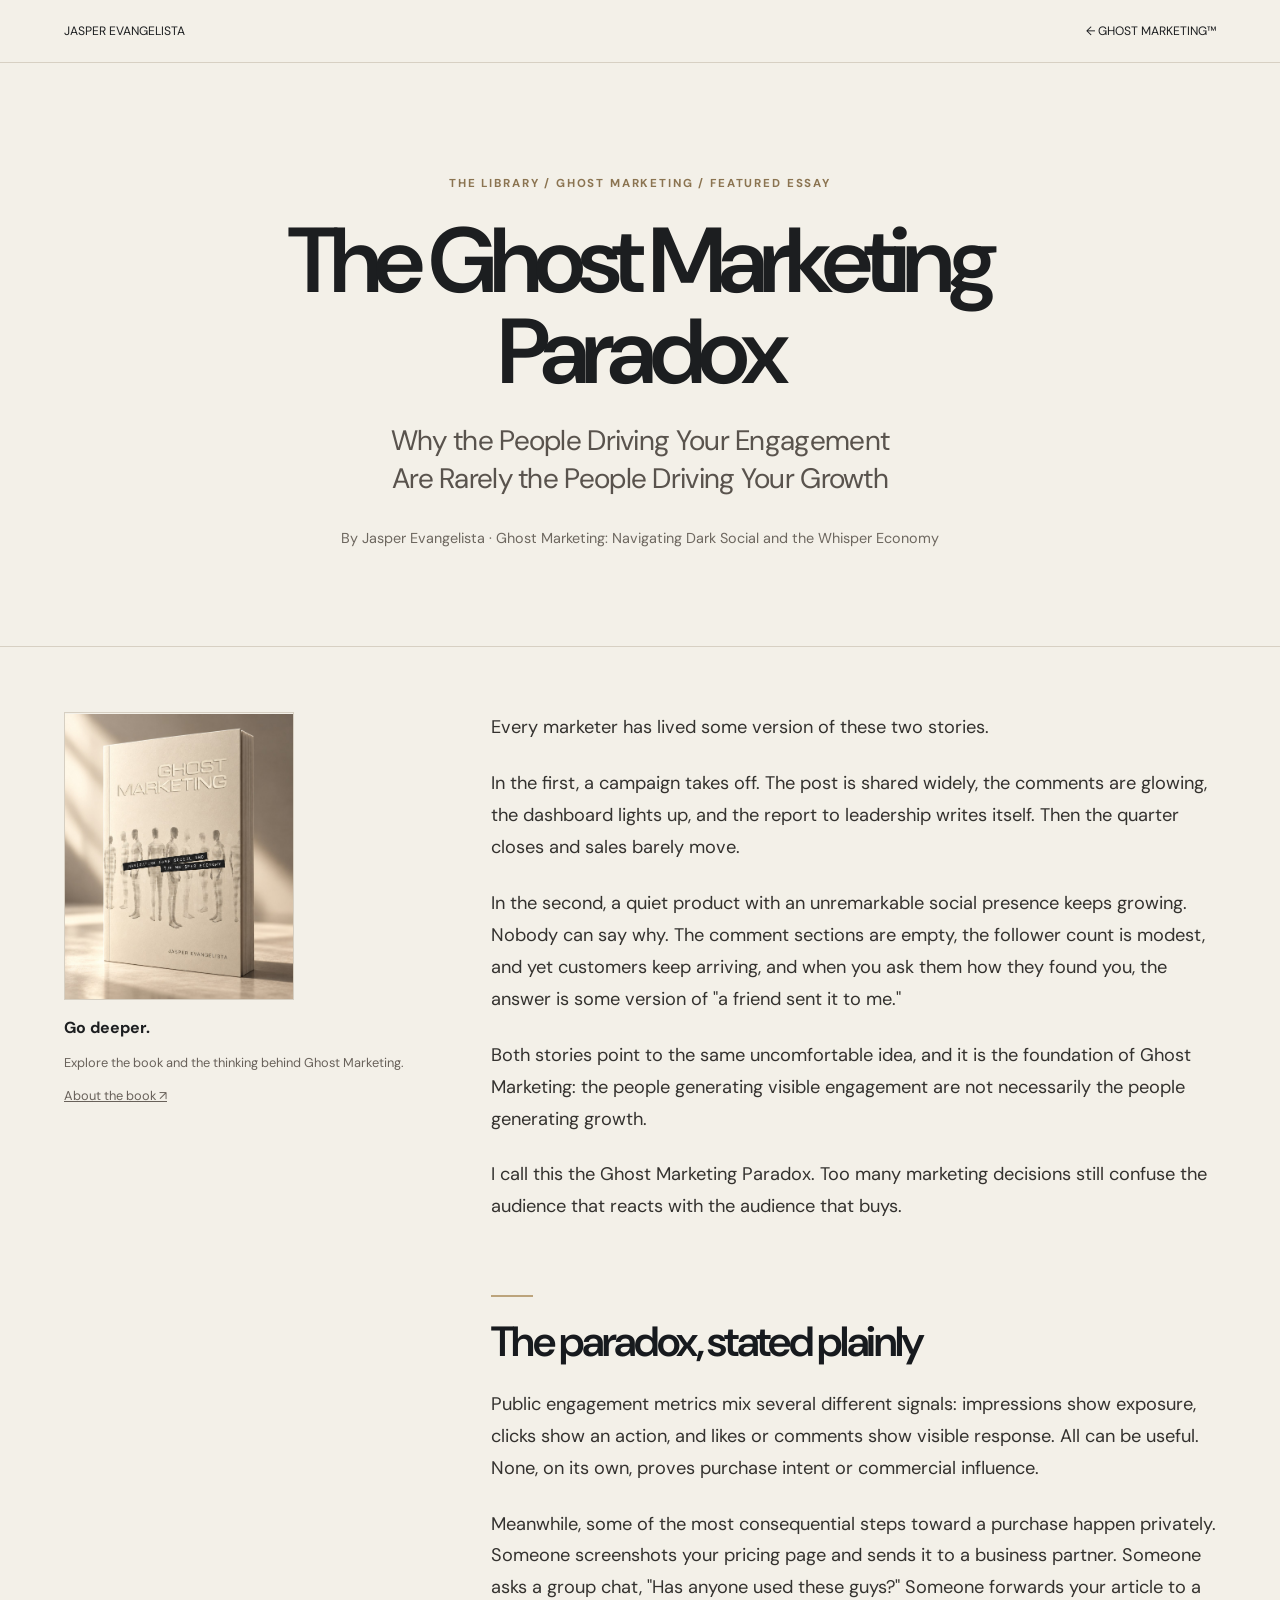
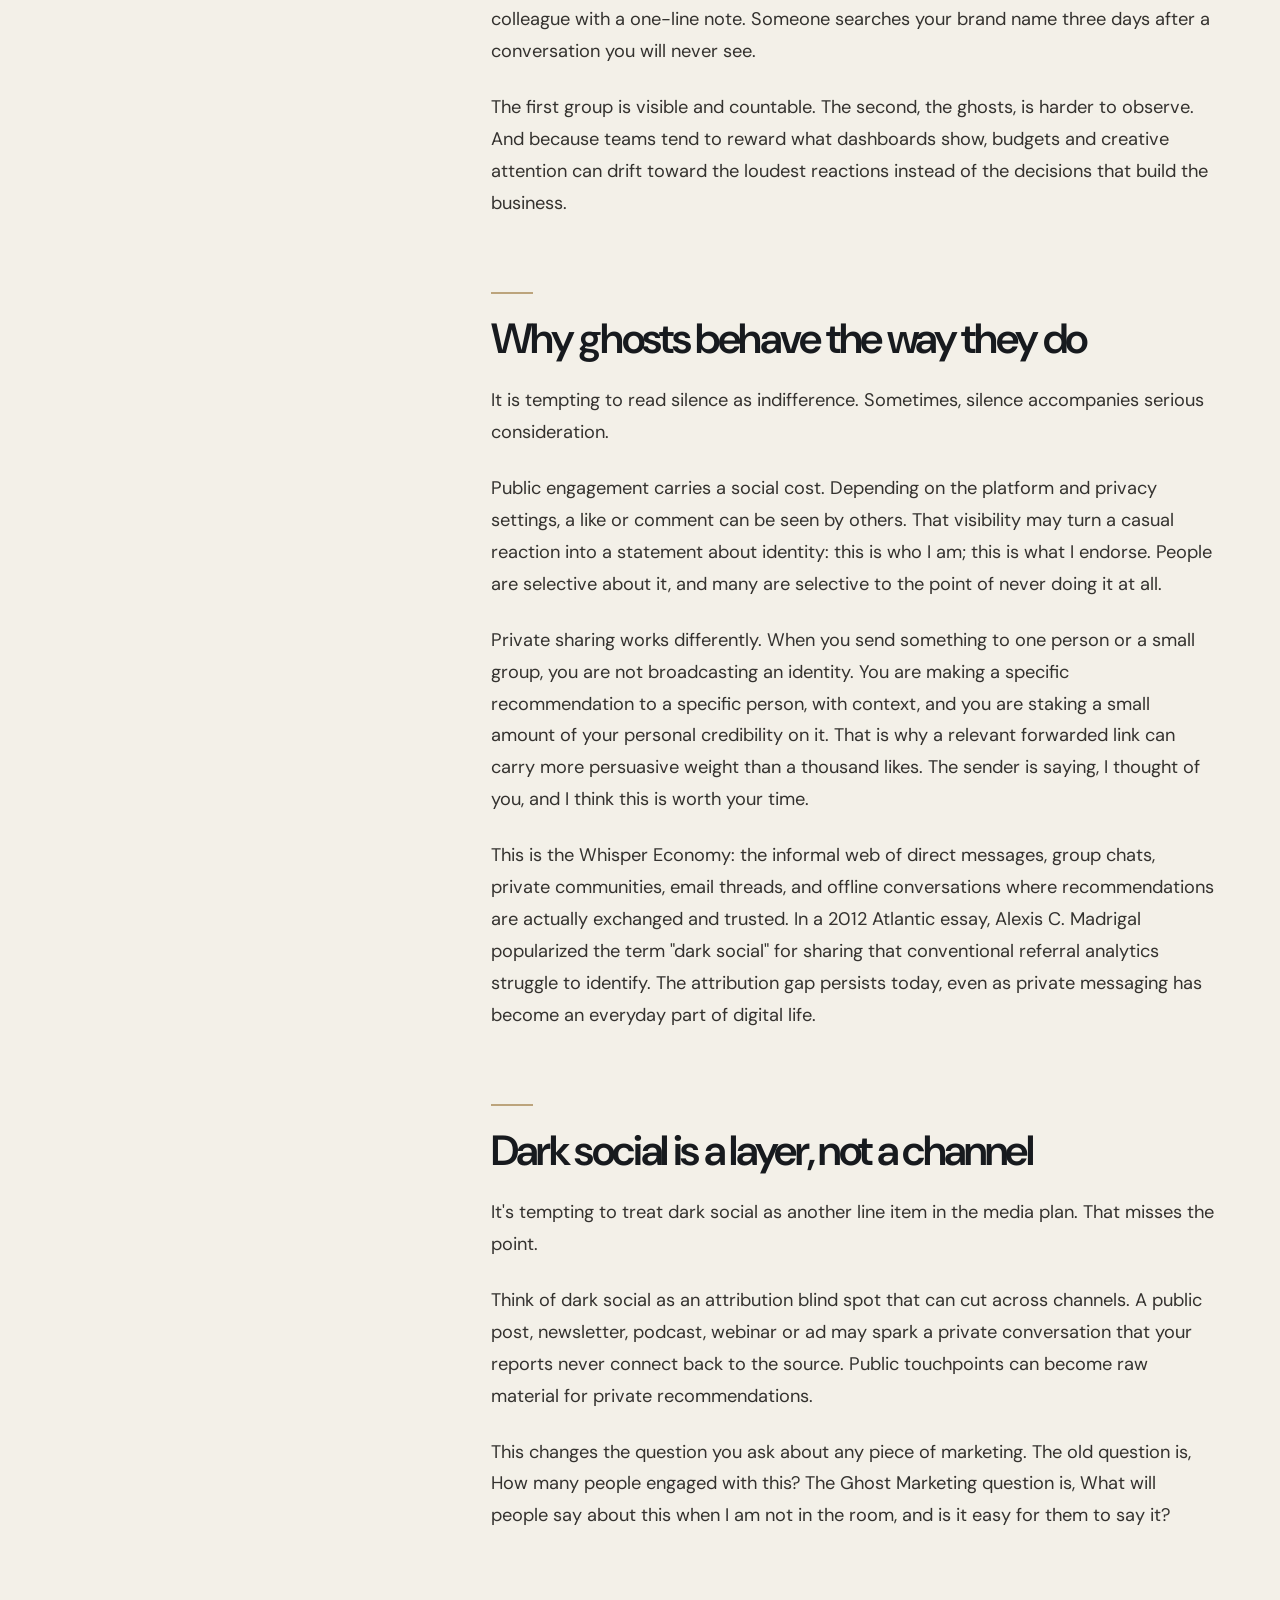
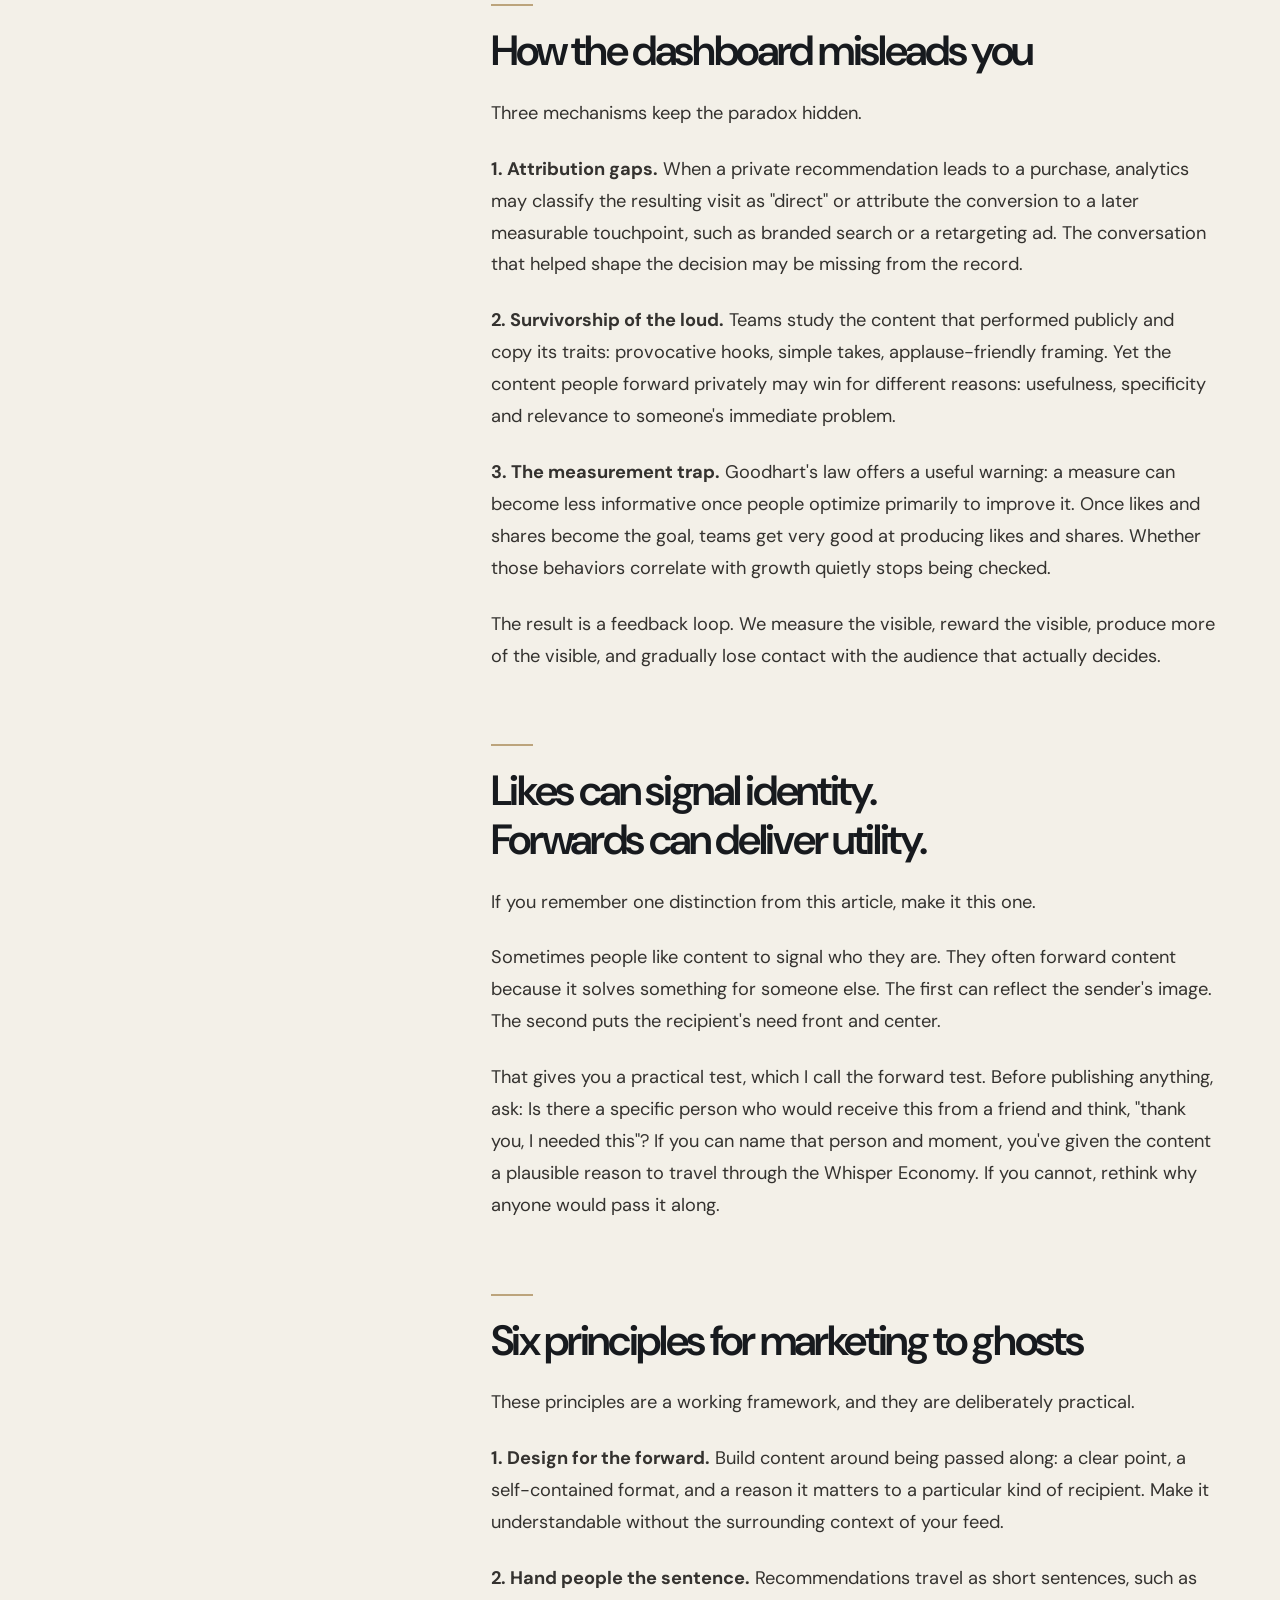
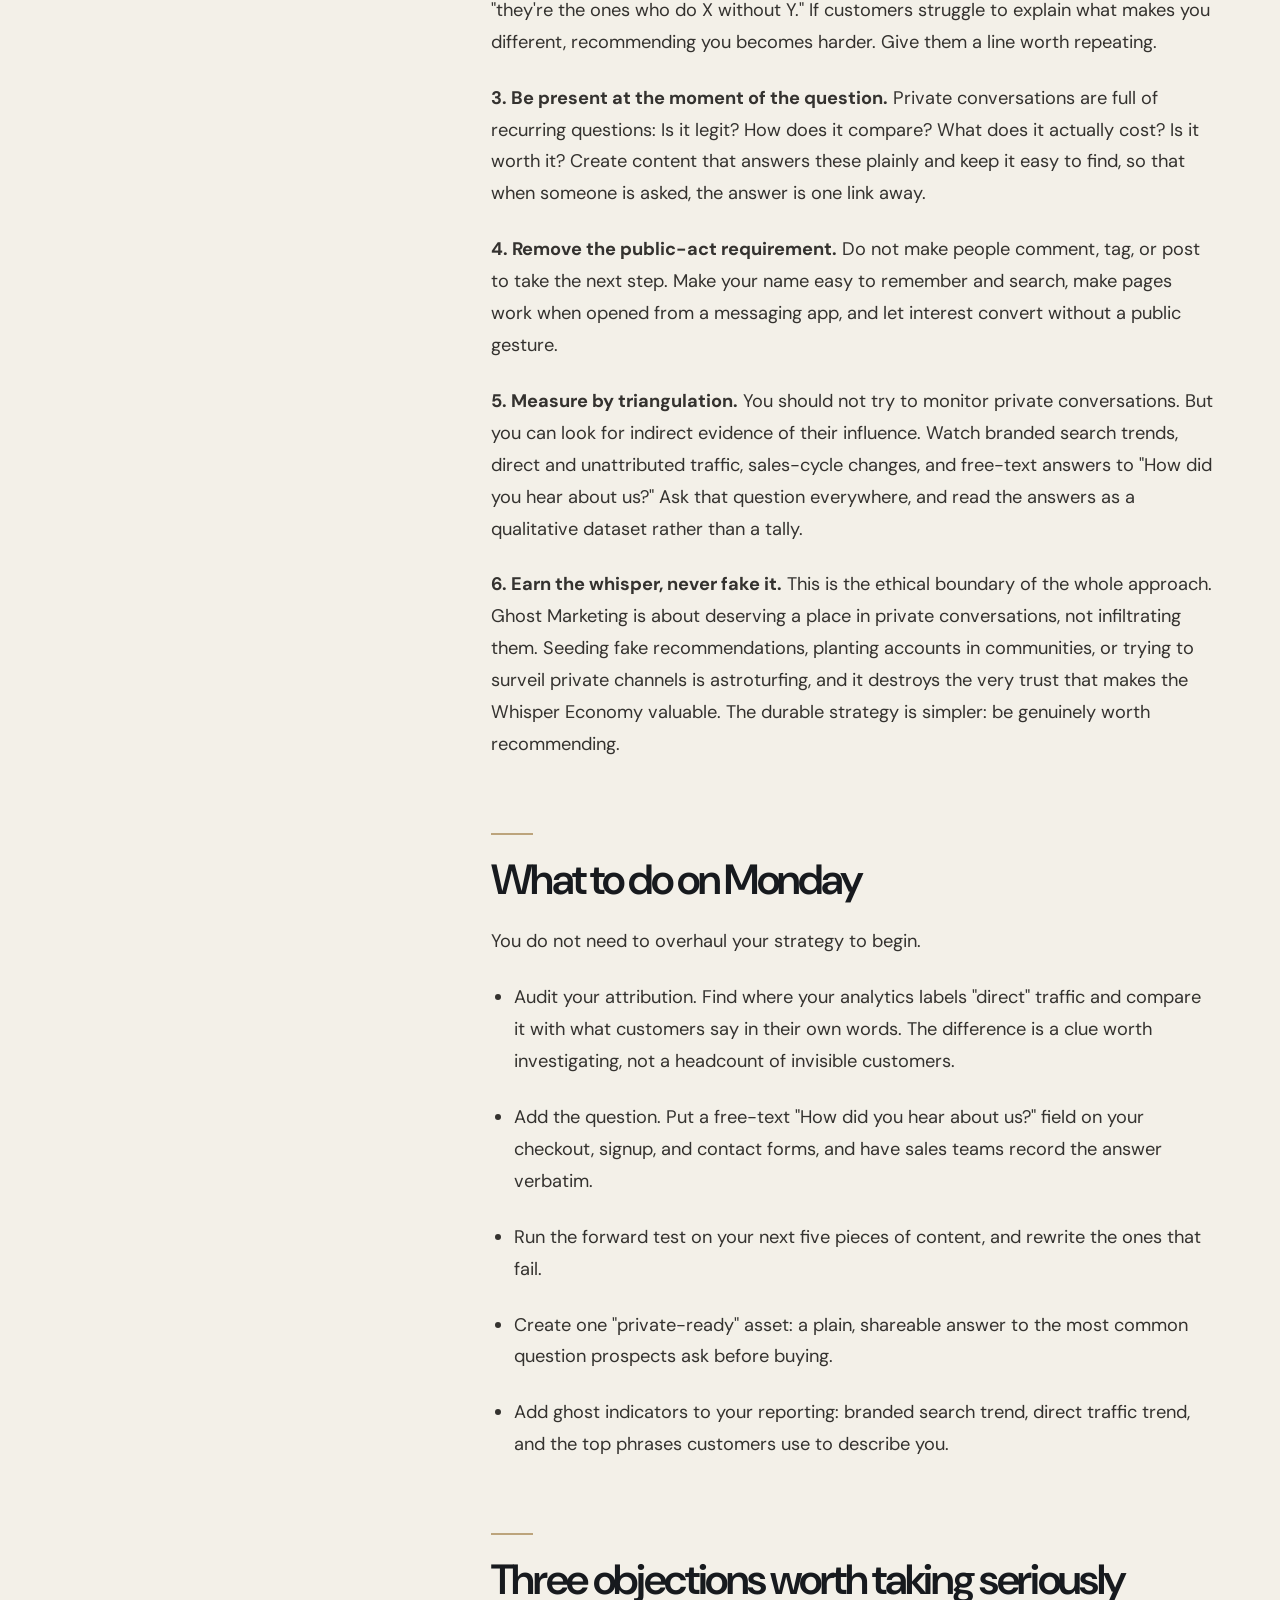
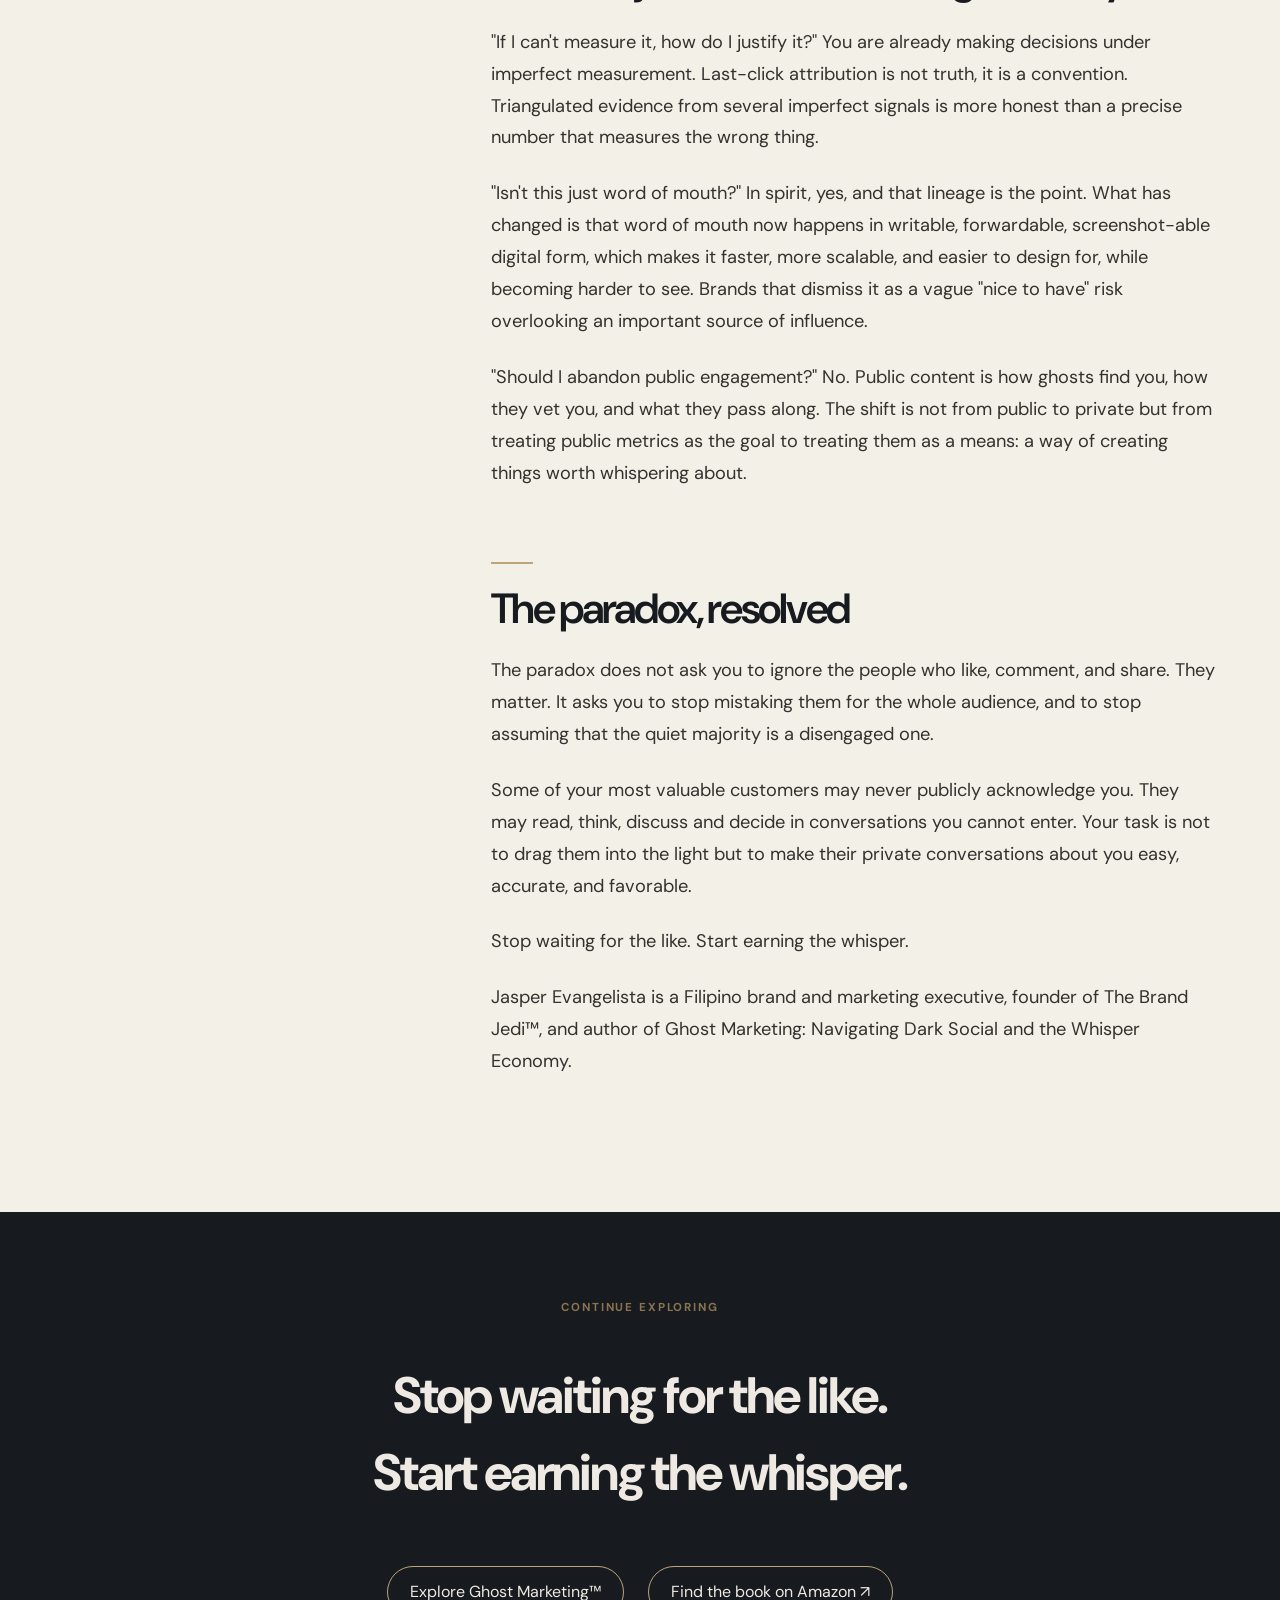
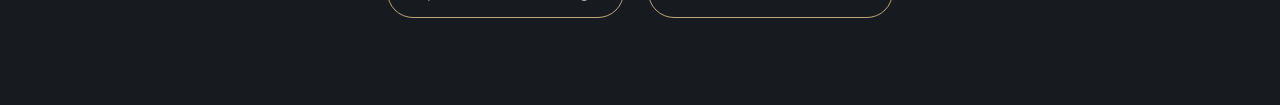
<file: ghost-marketing/paradox/index.html>
<!doctype html>
<html lang="en"><head>
<meta charset="utf-8"><meta name="viewport" content="width=device-width,initial-scale=1">
<title>The Ghost Marketing Paradox: Why Engagement and Growth Are Not the Same | Jasper Evangelista</title>
<meta name="description" content="Why the people driving engagement may not be driving growth. Jasper Evangelista explains Ghost Marketing, dark social, the Whisper Economy and the forward test.">
<meta name="robots" content="index,follow,max-image-preview:large">
<link rel="canonical" href="https://jasperevangelista.com/ghost-marketing/paradox/">
<meta property="og:type" content="article"><meta property="og:title" content="The Ghost Marketing Paradox: Why the People Driving Your Engagement Are Rarely the People Driving Your Growth"><meta property="og:description" content="Why the people driving engagement may not be driving growth. Jasper Evangelista explains Ghost Marketing, dark social, the Whisper Economy and the forward test."><meta property="og:url" content="https://jasperevangelista.com/ghost-marketing/paradox/"><meta property="og:image" content="https://jasperevangelista.com/ghost-marketing/ghost_marketing_matte_dramatic%20(1).jpg">
<meta name="twitter:card" content="summary_large_image">
<link rel="stylesheet" href="../../css/style.css?v=37">
<!-- Google tag (gtag.js) --><script async src="https://www.googletagmanager.com/gtag/js?id=G-LG672DL5B0"></script>
<script>window.dataLayer=window.dataLayer||[];function gtag(){dataLayer.push(arguments)}gtag('js',new Date());gtag('config','G-LG672DL5B0');</script>
<script type="application/ld+json">{"@context":"https://schema.org","@graph":[{"@type":"Article","headline":"The Ghost Marketing Paradox: Why the People Driving Your Engagement Are Rarely the People Driving Your Growth","description":"Why the people driving engagement may not be driving growth. Jasper Evangelista explains Ghost Marketing, dark social, the Whisper Economy and the forward test.","author":{"@type":"Person","name":"Jasper Evangelista","url":"https://jasperevangelista.com/"},"mainEntityOfPage":"https://jasperevangelista.com/ghost-marketing/paradox/","inLanguage":"en","isPartOf":{"@id":"https://jasperevangelista.com/ghost-marketing/#webpage"}},{"@type":"BreadcrumbList","itemListElement":[{"@type":"ListItem","position":1,"name":"Home","item":"https://jasperevangelista.com/"},{"@type":"ListItem","position":2,"name":"Ghost Marketing","item":"https://jasperevangelista.com/ghost-marketing/"},{"@type":"ListItem","position":3,"name":"The Ghost Marketing Paradox","item":"https://jasperevangelista.com/ghost-marketing/paradox/"}]}]}</script>
<style>
body{background:#f3f0e8;color:#1c1e20;font-family:'DM Sans',Arial,sans-serif;}
:root{--gm-ink:#171a1e;--gm-muted:#65615b;--gm-gold:#bca47c;--gm-paper:#f3f0e8;--gm-line:#d7d0c3}
.gm-article-nav{display:flex;align-items:center;justify-content:space-between;padding:22px max(5vw,20px);border-bottom:1px solid var(--gm-line);gap:20px}.gm-article-nav a{text-decoration:none;font-size:.76rem}
.gm-article-header{padding:100px 24px 82px;text-align:center;max-width:1060px;margin:auto}
.gm-article-kicker{font-size:.72rem;text-transform:uppercase;letter-spacing:.16em;color:#8b7451;font-weight:700}
.gm-article-header h1{font-size:clamp(3.3rem,7.2vw,7.2rem);line-height:.99;letter-spacing:-.075em;margin:24px 0 24px;font-weight:600;text-wrap:balance}.gm-article-subtitle{font-size:clamp(1.3rem,2.2vw,2rem);line-height:1.35;letter-spacing:-.025em;font-weight:400;color:#59534d;max-width:750px;margin:0 auto 30px;text-wrap:balance}
.gm-article-byline{font-size:.9rem;color:#6d675f}
.gm-article-layout{border-top:1px solid var(--gm-line);display:grid;grid-template-columns:minmax(0,1fr) minmax(0,2fr);gap:5vw;padding:65px max(5vw,20px) 110px;max-width:1300px;margin:auto}
.gm-article-aside{align-self:start;position:sticky;top:30px}.gm-article-aside img{display:block;max-width:230px;width:100%;height:auto;aspect-ratio:1122/1402;object-fit:contain;margin-bottom:16px;border:1px solid #d6cfc2}.gm-article-aside p{font-size:.8rem;line-height:1.6;color:#68615a}
.gm-article-aside a,.gm-article-footer a{color:inherit}
.gm-article-content{max-width:740px}.gm-article-content p,.gm-article-content li{font-size:clamp(1rem,1.45vw,1.14rem);line-height:1.75;margin:0 0 24px;color:#34322f}
.gm-article-content h2{font-size:clamp(1.9rem,3.3vw,3.2rem);font-weight:600;letter-spacing:-.055em;line-height:1.15;margin:72px 0 22px;color:var(--gm-ink);text-wrap:balance}.gm-article-content h2:before{content:'';display:block;width:42px;height:2px;background:var(--gm-gold);margin-bottom:21px}
.gm-article-content h2:first-child{margin-top:0}.gm-article-bullets{padding-left:23px}
.gm-article-footer{padding:75px 6vw;background:var(--gm-ink);color:#eee9e2;text-align:center}.gm-article-footer h2{font-size:clamp(2rem,4vw,3.7rem);letter-spacing:-.04em}.gm-article-link{display:inline-block;border:1px solid var(--gm-gold);border-radius:30px;padding:13px 22px;text-decoration:none;margin:12px;transition:background .2s,color .2s}.gm-article-link:hover{background:#f3f0e8;color:#171a1e}.gm-article-content a{text-decoration-thickness:1px;text-underline-offset:3px}
@media(max-width:750px){.gm-article-layout{grid-template-columns:1fr}.gm-article-aside{position:static;display:flex;align-items:center;gap:20px}.gm-article-aside img{max-width:100px}.gm-article-header{padding:75px 22px 55px}}
</style></head><body>
<header class="gm-article-nav"><a href="../../">JASPER EVANGELISTA</a><a href="../">← GHOST MARKETING™</a></header>
<main><header class="gm-article-header"><p class="gm-article-kicker">The Library / Ghost Marketing / Featured Essay</p><h1>The Ghost Marketing<br>Paradox</h1><p class="gm-article-subtitle">Why the People Driving Your Engagement Are Rarely the People Driving Your Growth</p><p class="gm-article-byline">By Jasper Evangelista · Ghost Marketing: Navigating Dark Social and the Whisper Economy</p></header>
<div class="gm-article-layout"><aside class="gm-article-aside"><img src="../ghost_marketing_matte_dramatic%20(1).jpg" width="561" height="701" alt="Ghost Marketing by Jasper Evangelista"><div><strong>Go deeper.</strong><p>Explore the book and the thinking behind Ghost Marketing.</p><p><a href="../">About the book ↗</a></p></div></aside>
<article class="gm-article-content"><p>Every marketer has lived some version of these two stories.</p>
<p>In the first, a campaign takes off. The post is shared widely, the comments are glowing, the dashboard lights up, and the report to leadership writes itself. Then the quarter closes and sales barely move.</p>
<p>In the second, a quiet product with an unremarkable social presence keeps growing. Nobody can say why. The comment sections are empty, the follower count is modest, and yet customers keep arriving, and when you ask them how they found you, the answer is some version of &quot;a friend sent it to me.&quot;</p>
<p>Both stories point to the same uncomfortable idea, and it is the foundation of Ghost Marketing: the people generating visible engagement are not necessarily the people generating growth.</p>
<p>I call this the Ghost Marketing Paradox. Too many marketing decisions still confuse the audience that reacts with the audience that buys.</p>
<h2>The paradox, stated plainly</h2>
<p>Public engagement metrics mix several different signals: impressions show exposure, clicks show an action, and likes or comments show visible response. All can be useful. None, on its own, proves purchase intent or commercial influence.</p>
<p>Meanwhile, some of the most consequential steps toward a purchase happen privately. Someone screenshots your pricing page and sends it to a business partner. Someone asks a group chat, &quot;Has anyone used these guys?&quot; Someone forwards your article to a colleague with a one-line note. Someone searches your brand name three days after a conversation you will never see.</p>
<p>The first group is visible and countable. The second, the ghosts, is harder to observe. And because teams tend to reward what dashboards show, budgets and creative attention can drift toward the loudest reactions instead of the decisions that build the business.</p>
<h2>Why ghosts behave the way they do</h2>
<p>It is tempting to read silence as indifference. Sometimes, silence accompanies serious consideration.</p>
<p>Public engagement carries a social cost. Depending on the platform and privacy settings, a like or comment can be seen by others. That visibility may turn a casual reaction into a statement about identity: this is who I am; this is what I endorse. People are selective about it, and many are selective to the point of never doing it at all.</p>
<p>Private sharing works differently. When you send something to one person or a small group, you are not broadcasting an identity. You are making a specific recommendation to a specific person, with context, and you are staking a small amount of your personal credibility on it. That is why a relevant forwarded link can carry more persuasive weight than a thousand likes. The sender is saying, I thought of you, and I think this is worth your time.</p>
<p>This is the Whisper Economy: the informal web of direct messages, group chats, private communities, email threads, and offline conversations where recommendations are actually exchanged and trusted. In a 2012 Atlantic essay, Alexis C. Madrigal popularized the term &quot;dark social&quot; for sharing that conventional referral analytics struggle to identify. The attribution gap persists today, even as private messaging has become an everyday part of digital life.</p>
<h2>Dark social is a layer, not a channel</h2>
<p>It's tempting to treat dark social as another line item in the media plan. That misses the point.</p>
<p>Think of dark social as an attribution blind spot that can cut across channels. A public post, newsletter, podcast, webinar or ad may spark a private conversation that your reports never connect back to the source. Public touchpoints can become raw material for private recommendations.</p>
<p>This changes the question you ask about any piece of marketing. The old question is, How many people engaged with this? The Ghost Marketing question is, What will people say about this when I am not in the room, and is it easy for them to say it?</p>
<h2>How the dashboard misleads you</h2>
<p>Three mechanisms keep the paradox hidden.</p>
<p><strong>1. Attribution gaps.</strong> When a private recommendation leads to a purchase, analytics may classify the resulting visit as &quot;direct&quot; or attribute the conversion to a later measurable touchpoint, such as branded search or a retargeting ad. The conversation that helped shape the decision may be missing from the record.</p>
<p><strong>2. Survivorship of the loud.</strong> Teams study the content that performed publicly and copy its traits: provocative hooks, simple takes, applause-friendly framing. Yet the content people forward privately may win for different reasons: usefulness, specificity and relevance to someone's immediate problem.</p>
<p><strong>3. The measurement trap.</strong> Goodhart's law offers a useful warning: a measure can become less informative once people optimize primarily to improve it. Once likes and shares become the goal, teams get very good at producing likes and shares. Whether those behaviors correlate with growth quietly stops being checked.</p>
<p>The result is a feedback loop. We measure the visible, reward the visible, produce more of the visible, and gradually lose contact with the audience that actually decides.</p>
<h2>Likes can signal identity. Forwards can deliver utility.</h2>
<p>If you remember one distinction from this article, make it this one.</p>
<p>Sometimes people like content to signal who they are. They often forward content because it solves something for someone else. The first can reflect the sender's image. The second puts the recipient's need front and center.</p>
<p>That gives you a practical test, which I call the forward test. Before publishing anything, ask: Is there a specific person who would receive this from a friend and think, &quot;thank you, I needed this&quot;? If you can name that person and moment, you've given the content a plausible reason to travel through the Whisper Economy. If you cannot, rethink why anyone would pass it along.</p>
<h2>Six principles for marketing to ghosts</h2>
<p>These principles are a working framework, and they are deliberately practical.</p>
<p><strong>1. Design for the forward.</strong> Build content around being passed along: a clear point, a self-contained format, and a reason it matters to a particular kind of recipient. Make it understandable without the surrounding context of your feed.</p>
<p><strong>2. Hand people the sentence.</strong> Recommendations travel as short sentences, such as &quot;they're the ones who do X without Y.&quot; If customers struggle to explain what makes you different, recommending you becomes harder. Give them a line worth repeating.</p>
<p><strong>3. Be present at the moment of the question.</strong> Private conversations are full of recurring questions: Is it legit? How does it compare? What does it actually cost? Is it worth it? Create content that answers these plainly and keep it easy to find, so that when someone is asked, the answer is one link away.</p>
<p><strong>4. Remove the public-act requirement.</strong> Do not make people comment, tag, or post to take the next step. Make your name easy to remember and search, make pages work when opened from a messaging app, and let interest convert without a public gesture.</p>
<p><strong>5. Measure by triangulation.</strong> You should not try to monitor private conversations. But you can look for indirect evidence of their influence. Watch branded search trends, direct and unattributed traffic, sales-cycle changes, and free-text answers to &quot;How did you hear about us?&quot; Ask that question everywhere, and read the answers as a qualitative dataset rather than a tally.</p>
<p><strong>6. Earn the whisper, never fake it.</strong> This is the ethical boundary of the whole approach. Ghost Marketing is about deserving a place in private conversations, not infiltrating them. Seeding fake recommendations, planting accounts in communities, or trying to surveil private channels is astroturfing, and it destroys the very trust that makes the Whisper Economy valuable. The durable strategy is simpler: be genuinely worth recommending.</p>
<h2>What to do on Monday</h2>
<p>You do not need to overhaul your strategy to begin.</p>
<ul class="gm-article-bullets">
<li>Audit your attribution. Find where your analytics labels &quot;direct&quot; traffic and compare it with what customers say in their own words. The difference is a clue worth investigating, not a headcount of invisible customers.</li>
<li>Add the question. Put a free-text &quot;How did you hear about us?&quot; field on your checkout, signup, and contact forms, and have sales teams record the answer verbatim.</li>
<li>Run the forward test on your next five pieces of content, and rewrite the ones that fail.</li>
<li>Create one &quot;private-ready&quot; asset: a plain, shareable answer to the most common question prospects ask before buying.</li>
<li>Add ghost indicators to your reporting: branded search trend, direct traffic trend, and the top phrases customers use to describe you.</li>
</ul>
<h2>Three objections worth taking seriously</h2>
<p>&quot;If I can't measure it, how do I justify it?&quot; You are already making decisions under imperfect measurement. Last-click attribution is not truth, it is a convention. Triangulated evidence from several imperfect signals is more honest than a precise number that measures the wrong thing.</p>
<p>&quot;Isn't this just word of mouth?&quot; In spirit, yes, and that lineage is the point. What has changed is that word of mouth now happens in writable, forwardable, screenshot-able digital form, which makes it faster, more scalable, and easier to design for, while becoming harder to see. Brands that dismiss it as a vague &quot;nice to have&quot; risk overlooking an important source of influence.</p>
<p>&quot;Should I abandon public engagement?&quot; No. Public content is how ghosts find you, how they vet you, and what they pass along. The shift is not from public to private but from treating public metrics as the goal to treating them as a means: a way of creating things worth whispering about.</p>
<h2>The paradox, resolved</h2>
<p>The paradox does not ask you to ignore the people who like, comment, and share. They matter. It asks you to stop mistaking them for the whole audience, and to stop assuming that the quiet majority is a disengaged one.</p>
<p>Some of your most valuable customers may never publicly acknowledge you. They may read, think, discuss and decide in conversations you cannot enter. Your task is not to drag them into the light but to make their private conversations about you easy, accurate, and favorable.</p>
<p>Stop waiting for the like. Start earning the whisper.</p>
<p>Jasper Evangelista is a Filipino brand and marketing executive, founder of The Brand Jedi™, and author of Ghost Marketing: Navigating Dark Social and the Whisper Economy.</p></article></div></main>
<footer class="gm-article-footer"><p class="gm-article-kicker">Continue exploring</p><h2>Stop waiting for the like.<br>Start earning the whisper.</h2><a class="gm-article-link" href="../">Explore Ghost Marketing™</a><a class="gm-article-link" href="https://www.amazon.com/Ghost-Marketing-Navigating-Whisper-Network/dp/B0G49KFW36" target="_blank" rel="noopener noreferrer">Find the book on Amazon ↗</a></footer>
</body></html>
</file>
<file: css/style.css>
@import url('https://fonts.googleapis.com/css2?family=DM+Sans:wght@400;500;600;700&display=swap');
:root{--paper:#f3f0e8;--paper2:#e9e4d9;--ink:#111;--muted:#777168;--line:#cdc6b9;--dark:#111;--max:1320px;--sans:'DM Sans',Arial,sans-serif}
*{box-sizing:border-box}html{scroll-behavior:smooth}body{margin:0;background:var(--paper);color:var(--ink);font-family:var(--sans);line-height:1.5;overflow-x:hidden}a{color:inherit}.site-nav{position:fixed;z-index:50;top:0;left:0;right:0;display:flex;justify-content:space-between;align-items:center;padding:20px 3.2vw;background:rgba(243,240,232,.72);backdrop-filter:blur(18px);border-bottom:1px solid transparent;transition:background .3s,border-color .3s}.site-nav.scrolled{background:rgba(243,240,232,.94);border-color:var(--line)}.brand,.site-nav nav a{text-decoration:none;font-size:.64rem;font-weight:700;letter-spacing:.08em}.site-nav nav{display:flex;gap:20px}.site-nav nav a{font-weight:500;letter-spacing:0;opacity:.78;transition:opacity .2s}.site-nav nav a:hover{opacity:1}
.hero{min-height:100svh;padding:132px 5vw 54px;display:flex;align-items:center;position:relative;overflow:hidden}.hero:before{content:"";position:absolute;inset:0;background:linear-gradient(90deg,transparent 0 49.94%,rgba(17,17,17,.06) 50%,transparent 50.06%);pointer-events:none}.hero-inner,.section-inner{width:100%;max-width:var(--max);margin:auto;position:relative;z-index:2}.eyebrow{margin:0 0 18px;color:var(--muted);font-size:.62rem;font-weight:700;letter-spacing:.16em;text-transform:uppercase}.hero h1,.section h2{font-weight:600;letter-spacing:-.072em}.hero h1{margin:0;font-size:clamp(5rem,11.2vw,11rem);line-height:.81;max-width:1180px}.hero-line{display:block}.hero-line.indent{padding-left:12vw}.hero-zero-copy{display:grid;grid-template-columns:1fr 1fr;gap:7vw;max-width:1050px;margin-top:54px;margin-left:auto}.hero-zero-copy>div{border-top:1px solid var(--line);padding-top:16px}.hero-zero-copy p{margin:0;color:#45413b;font-size:clamp(.94rem,1.15vw,1.08rem);line-height:1.55}.hero-zero-close{max-width:620px;margin:32px 0 0 auto;font-size:1.05rem}.pill{display:inline-flex;gap:14px;align-items:center;margin-top:28px;padding:11px 16px;border:1px solid var(--ink);border-radius:999px;text-decoration:none;font-size:.72rem;transition:background .25s,color .25s,transform .25s}.pill:hover{background:var(--ink);color:var(--paper);transform:translateY(-1px)}.hero .pill{margin-left:calc(50% + 3.5vw)}.hero-bottom{position:absolute;bottom:22px;left:5vw;right:5vw;display:flex;justify-content:space-between;color:var(--muted);font-size:.59rem;letter-spacing:.1em;text-transform:uppercase}.fragment-field{position:absolute;inset:0;z-index:1;pointer-events:none}.fragment{position:absolute;font-size:.6rem;font-weight:700;letter-spacing:.16em;color:#a9a296;opacity:.3;will-change:transform}.f1{left:7%;top:27%}.f2{left:30%;top:17%}.f3{right:8%;top:28%}.f4{left:15%;bottom:23%}.f5{right:28%;bottom:16%}.f6{right:6%;bottom:29%}.f7{left:45%;top:31%}.f8{right:37%;top:12%}.reveal,.reveal-delay{opacity:0;transform:translateY(18px)}.is-ready .reveal{animation:rise .9s .05s both}.is-ready .reveal-delay{animation:rise .9s .22s both}@keyframes rise{to{opacity:1;transform:none}}
.section{position:relative;padding:150px 5vw;border-top:1px solid var(--line)}.split,.stance-inner,.thought-grid{display:grid;grid-template-columns:minmax(0,.92fr) minmax(0,1.08fr);gap:8vw;align-items:start}.section h2{margin:0;font-size:clamp(4.2rem,7.4vw,8.4rem);line-height:.86;max-width:980px}.big-copy{margin:0 0 24px;max-width:720px;color:#2f2c28;font-size:clamp(1.3rem,1.95vw,1.76rem);line-height:1.38}.copy{margin:0 0 27px;max-width:650px;color:#5d5850;font-size:.97rem;line-height:1.67}.section-intro{margin:20px 0 0;max-width:710px;color:#5d5850;font-size:1.02rem;line-height:1.65}.text-link{display:inline-block;text-decoration:none;border-bottom:1px solid var(--ink);padding-bottom:4px;font-size:.75rem;font-weight:700}.text-link span{margin-left:8px}.canon{overflow:hidden}.canon:after{content:"";position:absolute;left:5vw;right:5vw;top:50%;height:1px;background:var(--line);transform-origin:left;transform:scaleX(var(--canon-line,0));opacity:.55;pointer-events:none}.canon .split>div:first-child{position:sticky;top:125px}.fragment-lines{margin:46px 0;color:#24211e;font-size:clamp(1.28rem,2vw,1.8rem);line-height:1.7;font-weight:500;letter-spacing:-.025em}.bridge-copy{margin:42px 0;max-width:700px;font-size:1.02rem;line-height:1.62}.alignment-line{max-width:var(--max);margin:120px auto 0;display:grid;grid-template-columns:repeat(5,1fr);transform:translateX(var(--align-shift,0px));transition:transform .1s linear}.alignment-line span{height:1px;background:var(--line);position:relative}.alignment-line span:after{content:"";position:absolute;right:0;top:-2px;width:5px;height:5px;border-radius:50%;background:var(--ink)}
.worlds-section{padding-top:120px}.worlds-section h2{max-width:none;font-size:clamp(4.5rem,8.2vw,9rem);white-space:nowrap;transform:translateX(var(--world-title-shift,0px));will-change:transform}.worlds-section .section-intro{max-width:760px}.world-portals{margin-top:80px;border-top:1px solid var(--line)}.world-portal{display:grid;grid-template-columns:minmax(280px,.88fr) minmax(0,1.12fr);min-height:430px;text-decoration:none;border-bottom:1px solid var(--line);background:transparent;color:var(--ink);position:relative;overflow:hidden}.world-portal:nth-child(even){grid-template-columns:minmax(0,1.12fr) minmax(280px,.88fr)}.world-portal:nth-child(even) .portal-scene{order:2}.portal-scene{position:relative;min-height:430px;overflow:hidden;background:var(--dark);transform:scale(.96);transition:transform .5s cubic-bezier(.2,.75,.2,1)}.world-portal:hover .portal-scene{transform:scale(1)}.portal-copy{padding:55px 5vw;display:flex;flex-direction:column;justify-content:center;max-width:720px}.portal-copy h3{margin:0 0 25px;font-size:clamp(2.7rem,4.8vw,5.2rem);line-height:.9;letter-spacing:-.065em}.portal-copy p{margin:0 0 17px;max-width:590px;color:#5d5850;font-size:.92rem;line-height:1.6}.doorway-link{margin-top:22px;font-size:.72rem;font-weight:700}.portal-number{position:absolute;top:20px;left:22px;color:rgba(243,240,232,.7);font-size:.6rem;letter-spacing:.08em}.portal-brand .portal-scene{background:radial-gradient(circle at 62% 35%,#5a5549 0,#282620 34%,#111 75%)}.scene-grid{position:absolute;inset:-18%;background:linear-gradient(rgba(255,255,255,.11) 1px,transparent 1px),linear-gradient(90deg,rgba(255,255,255,.11) 1px,transparent 1px);background-size:34px 34px;transform:perspective(320px) rotateX(63deg) translateY(72px)}.portal-tech .portal-scene{background:radial-gradient(circle at center,#4e5751 0,#1d221f 37%,#0b0d0c 76%)}.scene-orbit{position:absolute;left:50%;top:50%;margin:-64px 0 0 -128px;border:1px solid rgba(220,230,220,.36);border-radius:50%;width:256px;height:128px;transform:rotate(-24deg)}.orbit-two{width:360px;height:180px;margin:-90px 0 0 -180px;transform:rotate(42deg)}.scene-orbit:after{content:"";position:absolute;width:7px;height:7px;border-radius:50%;background:#d8ddd7;left:8%;top:50%;box-shadow:0 0 24px rgba(216,221,215,.32)}.portal-self .portal-scene{background:linear-gradient(180deg,#565249 0,#29271f 58%,#111 100%)}.scene-sun{position:absolute;width:150px;height:150px;border-radius:50%;background:radial-gradient(circle,#fff7d9 0,#e8dcc0 30%,#b2a58c 53%,transparent 74%);top:78px;right:23%;filter:drop-shadow(0 0 13px rgba(255,240,190,.18))}.scene-horizon{position:absolute;left:-10%;right:-10%;bottom:-20px;height:110px;background:linear-gradient(160deg,transparent 0 44%,#111 45% 100%);transform:rotate(-4deg)}.territory-close{margin-top:30px;padding-top:20px;display:flex;justify-content:space-between;border-top:1px solid var(--line);font-size:.75rem}.territory-close span{color:var(--muted)}
.stance-section{background:#111;color:var(--paper);min-height:100svh}.stance-section .eyebrow{color:#9c978f}.stance-inner>div:first-child{position:sticky;top:125px}.stance-section h2{color:var(--paper);font-size:clamp(4.6rem,7.8vw,8.6rem)}.stance-section .big-copy{color:#f2eee5}.stance-section .copy{color:#b7b0a5}.illumination{margin:58px 0 0;max-width:660px;color:#f3f0e8;font-size:clamp(1.65rem,2.6vw,2.45rem);line-height:1.26;letter-spacing:-.04em}.stance-section:after{content:"";position:absolute;left:50%;top:0;bottom:0;width:1px;background:rgba(243,240,232,.08)}
.jasper-section{background:#f0ece4}.jasper-section .split>div:first-child{position:sticky;top:125px}.experience-line{margin:48px 0 0;max-width:720px;font-size:clamp(1.55rem,2.4vw,2.15rem);line-height:1.3;letter-spacing:-.04em}.quiet-proof{margin-top:90px;padding:18px 0;border-top:1px solid var(--line);border-bottom:1px solid var(--line);display:grid;grid-template-columns:repeat(3,1fr);gap:20px;color:#625d55;font-size:.61rem;font-weight:700;letter-spacing:.035em}.quiet-proof span{padding-right:20px}.quiet-proof span+span{border-left:1px solid var(--line);padding-left:20px}.operating-code{margin-top:90px;display:grid;grid-template-columns:repeat(3,1fr);gap:20px;font-size:clamp(1.55rem,2.6vw,2.35rem);font-weight:600;letter-spacing:-.05em}.operating-code span{display:block;padding-top:18px;border-top:1px solid var(--line)}
.section-library{background:var(--paper2);overflow:hidden}.section-library .split>div:first-child{position:sticky;top:125px}.library-shelves{margin-top:90px;border-top:1px solid var(--line)}.library-shelves a{display:grid;grid-template-columns:.8fr 1.7fr auto;gap:30px;align-items:center;padding:24px 0;border-bottom:1px solid var(--line);text-decoration:none;position:relative;transition:padding .28s ease}.library-shelves a:before{content:"";position:absolute;inset:0 auto 0 0;width:0;background:#111;transition:width .35s cubic-bezier(.2,.75,.2,1);z-index:0}.library-shelves a:hover:before{width:100%}.library-shelves a>*{position:relative;z-index:1;transition:color .25s,transform .25s}.library-shelves a:hover>*{color:var(--paper);transform:translateX(12px)}.library-shelves span{font-size:.61rem;font-weight:700;letter-spacing:.12em}.library-shelves strong{font-size:clamp(1.1rem,1.9vw,1.45rem);font-weight:500}.library-shelves b{font-size:.9rem}
.lab-section{background:var(--paper2);padding-top:0;border-top:0}.lab-card{position:relative;display:grid;grid-template-columns:1fr 1fr;gap:8vw;min-height:650px;padding:85px 6vw;background:#111;color:var(--paper);overflow:hidden}.lab-card:before,.lab-card:after{content:"";position:absolute;border:1px solid rgba(243,240,232,.14);border-radius:50%;pointer-events:none}.lab-card:before{width:300px;height:300px;left:13%;top:28%;transform:translate(var(--lab-x,0px),var(--lab-y,0px))}.lab-card:after{width:120px;height:120px;right:16%;bottom:18%;transform:translate(calc(var(--lab-x,0px)*-.5),calc(var(--lab-y,0px)*-.5))}.lab-card .eyebrow{color:#99948b}.lab-card h2{color:var(--paper)}.lab-card .big-copy{color:#e5e0d6}.lab-card .copy{color:#b8b1a6}.lab-card .text-link{border-color:var(--paper)}.lab-close{margin:40px 0 0;max-width:620px;font-size:clamp(1.35rem,2.2vw,1.9rem);line-height:1.35;letter-spacing:-.035em}
.thought-section{background:#ded8ca;overflow:hidden}.thought-grid>div:first-child{position:sticky;top:125px}.thought-section h2{font-size:clamp(4.8rem,8.5vw,9.4rem)}.thought-prompts{margin:45px 0 10px;border-top:1px solid rgba(17,17,17,.28)}.thought-prompts span{display:block;padding:18px 0;border-bottom:1px solid rgba(17,17,17,.28);font-size:clamp(1.05rem,1.75vw,1.35rem);font-weight:500;letter-spacing:-.025em;transition:padding .25s,background .25s}.thought-prompts span:hover{padding-left:14px;background:rgba(255,255,255,.18)}.intent-route{margin-top:48px;padding-top:20px;border-top:1px solid rgba(17,17,17,.28);color:#5d5850;font-size:.76rem;line-height:1.7}.intent-route a{display:inline-block;margin-top:7px;font-weight:700;text-decoration:none;border-bottom:1px solid var(--ink)}
.closing{min-height:95svh;display:flex;align-items:center;overflow:hidden}.closing:before{content:"";position:absolute;left:0;right:0;top:50%;height:1px;background:var(--line);transform:scaleX(var(--close-line,0));transform-origin:center}.closing-inner{width:100%}.operating-close{margin:0 0 100px;max-width:560px;color:#5d5850;font-size:clamp(1.1rem,1.7vw,1.5rem);line-height:1.65}.closing h2{margin:0;font-size:clamp(5.5rem,13.5vw,13rem);line-height:.8;white-space:nowrap;transform:translateX(var(--close-shift,0px));will-change:transform}.site-footer{display:flex;justify-content:space-between;gap:20px;padding:38px 5vw;border-top:1px solid var(--line);color:var(--muted);font-size:.68rem}.site-footer a{text-decoration:none}
@media(max-width:960px){.site-nav{padding:18px 5vw}.site-nav nav{display:none}.hero{padding:120px 6vw 85px}.hero h1{font-size:clamp(4.1rem,16vw,7rem)}.hero-line.indent{padding-left:5vw}.hero-zero-copy,.split,.stance-inner,.thought-grid,.lab-card{grid-template-columns:1fr;gap:42px}.hero-zero-copy{margin-left:0}.hero .pill{margin-left:0}.section{padding:100px 6vw}.canon .split>div:first-child,.stance-inner>div:first-child,.jasper-section .split>div:first-child,.section-library .split>div:first-child,.thought-grid>div:first-child{position:relative;top:auto}.worlds-section h2{white-space:normal}.world-portal,.world-portal:nth-child(even){grid-template-columns:1fr}.world-portal:nth-child(even) .portal-scene{order:0}.portal-scene{min-height:280px;transform:none}.portal-copy{padding:38px 0 55px}.quiet-proof,.operating-code{grid-template-columns:1fr}.quiet-proof span+span{border-left:0;border-top:1px solid var(--line);padding:14px 0 0}.lab-card{padding:58px 36px;min-height:0}.closing{min-height:70svh}.closing h2{white-space:normal}.site-footer{padding:34px 6vw;flex-wrap:wrap}}
@media(prefers-reduced-motion:reduce){html{scroll-behavior:auto}.reveal,.reveal-delay{opacity:1;transform:none}.worlds-section h2,.alignment-line,.closing h2,.lab-card:before,.lab-card:after{transform:none!important}}

/* V3 motion: arrive, align, rest. Copy remains readable without JavaScript. */
.reveal,.reveal-delay{opacity:1;transform:none}
.motion-enabled .motion-type{transform:translate3d(var(--type-x,0px),var(--type-y,0px),0) scale(var(--type-scale,1));transform-origin:left center}
.worlds-section h2{font-size:clamp(3rem,6.3vw,6rem);white-space:normal;max-width:100%;will-change:auto}
.closing h2{font-size:clamp(4rem,11vw,10rem);white-space:normal;will-change:auto}
.canon{overflow:clip}.canon:after{display:none}
.alignment-line{transform:none}.closing:before{transform:none;opacity:.45}
.section{scroll-margin-top:76px}
.portal-scene .scene-grid{animation:grid-glide 14s linear infinite}
.portal-scene .orbit-one{animation:orbit-breathe-one 24s ease-in-out -6s infinite}
.portal-scene .orbit-two{animation:orbit-breathe-two 30s ease-in-out -9s infinite}
.portal-scene .scene-sun{animation:sun-drift 18s ease-in-out -4.5s infinite}
.portal-scene .scene-horizon{animation:horizon-drift 12s ease-in-out -3s infinite}
.portal-scene .scene-grid,.portal-scene .scene-orbit,.portal-scene .scene-sun,.portal-scene .scene-horizon{animation-play-state:paused}
.portal-scene.is-active .scene-grid,.portal-scene.is-active .scene-orbit,.portal-scene.is-active .scene-sun,.portal-scene.is-active .scene-horizon{animation-play-state:running}
.scene-orbit{opacity:.85}.scene-sun{opacity:.78}
@keyframes grid-glide{from{background-position:0 0,0 0}to{background-position:0 34px,0 34px}}
@keyframes orbit-breathe-one{0%,100%{transform:rotate(-24deg) scale(.99)}50%{transform:rotate(-8deg) scale(1.035)}}
@keyframes orbit-breathe-two{0%,100%{transform:rotate(42deg) scale(1.01)}50%{transform:rotate(28deg) scale(.975)}}
@keyframes sun-drift{0%,100%{transform:translate3d(0,0,0) scale(1);opacity:.78}50%{transform:translate3d(-8px,18px,0) scale(.96);opacity:.66}}
@keyframes horizon-drift{0%,100%{transform:rotate(-4deg) translate3d(-4px,0,0)}50%{transform:rotate(-4deg) translate3d(10px,-5px,0)}}
.portal-copy h3,.doorway-link{transition:transform .65s cubic-bezier(.2,.75,.2,1)}
.text-link span{display:inline-block;transition:transform .4s ease}
@media(hover:hover) and (pointer:fine){
  .world-portal:hover .portal-copy h3{transform:translateX(6px)}
  .world-portal:hover .doorway-link{transform:translateX(9px)}
  .text-link:hover span{transform:translateY(3px)}
}
a:focus-visible{outline:2px solid currentColor;outline-offset:5px}
.library-shelves a:focus-visible:before{width:100%}
.library-shelves a:focus-visible>*{color:var(--paper)}
.world-portal:focus-visible .portal-scene{transform:scale(1)}
@media(max-width:960px){
  .section h2{font-size:clamp(2.9rem,10vw,5.7rem)}
  .worlds-section h2{font-size:clamp(2.7rem,9vw,5.4rem)}
  .closing h2{font-size:clamp(3.5rem,12vw,7rem)}
  .hero h1{font-size:clamp(3rem,14vw,7rem)}
  .library-shelves a{grid-template-columns:minmax(0,1fr) auto;gap:8px 16px;padding:24px 4px}
  .library-shelves a>span{grid-column:1 / -1}
  .library-shelves a:hover>*{transform:none}
  .territory-close{gap:18px;flex-wrap:wrap}
  .portal-copy h3{font-size:clamp(2.5rem,9vw,4rem)}
}
@media(prefers-reduced-motion:reduce){
  *,*::before,*::after{animation:none!important;transition:none!important;scroll-behavior:auto!important}
  .motion-type,.fragment{transform:none!important}
  .world-portal:hover .portal-scene{transform:none}
  .portal-copy h3,.doorway-link,.library-shelves a>*,.text-link span,.pill{transform:none!important}
}

/* Keep long editorial words within the desktop split column. */
.stance-section h2{font-size:clamp(3.4rem,6.4vw,7rem)}
@media(max-width:960px){.stance-section h2{font-size:clamp(2.9rem,10vw,5.7rem)}}

/* One shared visual thread: drift resolves before the three territories. */
.alignment-line{position:relative;gap:0;--alignment-rest:0}
.alignment-line span{transform-origin:center;transform:translateY(calc(var(--fragment-offset) * var(--alignment-rest))) rotate(calc(var(--fragment-angle) * var(--alignment-rest)));transition:none}
.alignment-line span:nth-child(1){--fragment-offset:-22px;--fragment-angle:-5deg}
.alignment-line span:nth-child(2){--fragment-offset:14px;--fragment-angle:3deg}
.alignment-line span:nth-child(3){--fragment-offset:-10px;--fragment-angle:-2deg}
.alignment-line span:nth-child(4){--fragment-offset:24px;--fragment-angle:4deg}
.alignment-line span:nth-child(5){--fragment-offset:-16px;--fragment-angle:-3deg}
.alignment-line:after{content:"";position:absolute;top:0;left:50%;height:64px;width:1px;background:var(--line);transform:scaleY(calc(1 - var(--alignment-rest)));transform-origin:top}
.worlds-section .eyebrow:before{content:"";display:block;width:4px;height:4px;border-radius:50%;background:var(--muted);box-shadow:12px 0 var(--muted),24px 0 var(--muted);margin-bottom:20px}
.portal-number{display:flex;align-items:center;gap:8px}
.portal-number:before{content:"";width:4px;height:4px;border-radius:50%;background:currentColor}
@media(max-width:960px){
 .alignment-line{margin-top:84px}
 .alignment-line span{transform:translateY(calc(var(--fragment-offset) * var(--alignment-rest) * .6)) rotate(calc(var(--fragment-angle) * var(--alignment-rest)))}
 .alignment-line:after{height:42px}
}
@media(prefers-reduced-motion:reduce){
 .alignment-line span{transform:none!important}
 .alignment-line:after{transform:none!important}
}


/* First-half choreography: words perform their meaning. */
.hero{isolation:isolate}
.hero-inner{transform:none}
.hero-line{will-change:transform}
.canon-line{display:inline-block}
.meaning-move,.meaning-drift{display:inline-block;will-change:transform}
.fragment-lines{margin:46px 0;display:grid;gap:0;color:#24211e;font-size:clamp(1.28rem,2vw,1.8rem);line-height:1.25;font-weight:500;letter-spacing:-.025em}
.fragment-pair{display:grid;grid-template-columns:minmax(0,1fr) minmax(0,1.55fr);align-items:baseline;padding:14px 0;border-bottom:1px solid var(--line);overflow:visible}
.fragment-pair:first-child{border-top:1px solid var(--line)}
.fragment-pair span{display:block;will-change:transform}
.fragment-pair span:last-child{transform:translate3d(0,0,0);color:#6c675f}
.worlds-section h2>span{display:inline-block;will-change:transform}
.world-portals{position:relative}
.portal-scene{will-change:transform}
.portal-brand .scene-grid{animation:grid-glide 12s linear infinite}
.portal-tech .orbit-one{animation:orbit-breathe-one 60s ease-in-out -15s infinite}
.portal-tech .orbit-two{animation:orbit-breathe-two 60s ease-in-out -30s infinite}
.portal-self .scene-sun{animation:sun-drift 12s ease-in-out -3s infinite}
.portal-self .scene-horizon{animation:horizon-drift 12s ease-in-out -3s infinite}
.world-portal{transition:background .55s ease}
.world-portal:hover{background:rgba(255,255,255,.16)}
.stance-section h2,.stance-section .eyebrow,.stance-section .big-copy,.stance-section .copy,.stance-section .illumination{transform:none!important}
.stance-section h2{will-change:auto}
@media(min-width:961px){
  .world-portal{min-height:520px}
  .portal-scene{min-height:520px}
  .portal-copy{padding-top:72px;padding-bottom:72px}
}
@media(max-width:960px){
  .fragment-pair{grid-template-columns:minmax(0,.9fr) minmax(0,1.35fr);gap:16px}
}
@media(prefers-reduced-motion:reduce){
  .hero-inner,.meaning-move,.meaning-drift,.fragment-pair span,.worlds-section h2>span{transform:none!important;opacity:1!important}
}


/* Shared pace: the opening word sets the rhythm; Zero remains anchored. */
.fragment,.hero-line:not(.indent),.hero-drift{--drift-x:6px;animation:hero-horizontal 24s ease-in-out -6s infinite;will-change:transform}
.fragment:nth-child(2n),.hero-your{--drift-x:-6px}
.fragment:nth-child(3n){animation-delay:-8s}
.fragment:nth-child(4n){animation-delay:-4s}
.hero-line.indent{animation:none;transform:none;will-change:auto}
.hero-drift{display:inline-block}
.hero-zero{display:inline-block}
.hero-question{margin-left:.05em}
@keyframes hero-horizontal{
  0%,100%{transform:translate3d(calc(var(--drift-x) * -1),0,0)}
  50%{transform:translate3d(var(--drift-x),0,0)}
}
@media(max-width:600px){
 .fragment,.hero-line:not(.indent),.hero-drift{--drift-x:3px}
 .fragment:nth-child(2n),.hero-your{--drift-x:-3px}
}
@media(prefers-reduced-motion:reduce){.fragment,.hero-line,.hero-drift{animation:none!important;transform:none!important}}




/* Second act: person -> proof -> work -> play -> conversation -> zero. */
.jasper-section .split>div:last-child>.copy,.jasper-section .split>div:last-child>.big-copy,.experience-line{transition:opacity .55s ease,transform .55s ease}
.motion-enabled .jasper-section .story-soft{opacity:.34;transform:translateY(-3px)}
.motion-enabled .jasper-section .story-focus{opacity:1;transform:none}
.steel-line{display:inline-block;position:relative;padding-bottom:5px}
.steel-line:after{content:"";position:absolute;left:0;right:0;bottom:0;height:1px;background:var(--ink);transform:scaleX(var(--steel,0));transform-origin:left}
.steel-line:before{content:"";position:absolute;left:52%;bottom:-9px;width:1px;height:18px;background:var(--ink);transform:scaleY(var(--steel,0));transform-origin:center}
.range-lines{display:grid;gap:3px}
.range-lines span{display:block;transform:translateX(var(--range-x,0px));transition:transform .1s linear}
.experience-line{padding-top:34px;border-top:1px solid var(--line)}
.operating-code span{transform:translateY(var(--code-y,0px));opacity:var(--code-o,1);transition:transform .1s linear,opacity .1s linear}

/* Library behaves like a shelf: selected object advances, label counters. */
.library-shelves a{overflow:hidden}
.library-shelves a strong{transition:color .35s,transform .45s cubic-bezier(.2,.75,.2,1)}
.library-shelves a span{transition:color .35s,transform .45s cubic-bezier(.2,.75,.2,1)}
@media(hover:hover) and (pointer:fine){
 .library-shelves a:hover strong{transform:translateX(18px)}
 .library-shelves a:hover span{transform:translateX(-4px)}
 .library-shelves a:hover b{transform:translateX(-10px)}
}

/* The Lab is allowed to misbehave, quietly. */
.lab-card>div:not(.lab-field){position:relative;z-index:2}
.lab-field{position:absolute!important;inset:0;z-index:1;pointer-events:none}
.lab-field i{position:absolute;width:4px;height:4px;background:rgba(243,240,232,.36);border-radius:50%;animation:lab-drift 28s ease-in-out infinite alternate}
.lab-field i:after{content:"";position:absolute;left:12px;top:1px;width:42px;height:1px;background:rgba(243,240,232,.12)}
.lab-field i:nth-child(1){left:8%;top:18%;animation-duration:31s}
.lab-field i:nth-child(2){left:34%;top:70%;animation-duration:39s;animation-delay:-12s}
.lab-field i:nth-child(3){right:13%;top:22%;animation-duration:35s;animation-delay:-5s}
.lab-field i:nth-child(4){right:29%;bottom:12%;animation-duration:44s;animation-delay:-18s}
.lab-field i:nth-child(5){left:18%;bottom:25%;animation-duration:37s;animation-delay:-8s}
.lab-field i:nth-child(6){right:8%;top:56%;animation-duration:42s;animation-delay:-20s}
@keyframes lab-drift{0%{transform:translate3d(-7px,5px,0)}50%{transform:translate3d(13px,-11px,0)}100%{transform:translate3d(-3px,15px,0)}}
.lab-card:before{border-radius:0;width:88px;height:88px;left:9%;top:24%;border-right:0;border-bottom:0;transform:translate(var(--lab-x,0px),var(--lab-y,0px)) rotate(4deg)}
.lab-card:after{width:7px;height:7px;right:18%;bottom:18%;border-radius:50%;background:rgba(243,240,232,.18);transform:translate(calc(var(--lab-x,0px)*-.5),calc(var(--lab-y,0px)*-.5))}

/* Conversation is the visual in Send a Thought. */
.thought-prompts span{opacity:.62;transform:translateX(0);transition:opacity .35s ease,transform .45s cubic-bezier(.2,.75,.2,1),padding .25s,background .25s}
.thought-prompts span em{font-style:normal;display:inline-block;letter-spacing:.08em;transform-origin:left;transition:transform .45s ease,letter-spacing .45s ease}
@media(hover:hover) and (pointer:fine){
 .thought-prompts:hover span{opacity:.3}
 .thought-prompts span:hover{opacity:1;transform:translateX(10px);padding-left:0;background:transparent}
 .thought-prompts span:hover em{transform:scaleX(1.12);letter-spacing:.12em}
}

/* Return to Zero: motion is nearly imperceptible. */
.closing h2{transform:translate3d(var(--final-zero-x,0px),0,0);transition:transform .15s linear}
.closing .operating-close{opacity:var(--closing-copy-o,1);transform:translateY(var(--closing-copy-y,0px))}
@media(prefers-reduced-motion:reduce){
 .jasper-section .story-soft,.jasper-section .story-focus,.range-lines span,.operating-code span,.closing h2,.closing .operating-close{opacity:1!important;transform:none!important}
 .steel-line:after,.steel-line:before{transform:none!important}
 .lab-field i{animation:none!important}
}


/* Library books: two real destinations within one shelf. */
.library-book-row{display:grid;grid-template-columns:.8fr 1.7fr auto;gap:30px;align-items:center;padding:24px 0;border-bottom:1px solid var(--line)}
.library-book-row>span{font-size:.61rem;font-weight:700;letter-spacing:.12em}
.library-book-row strong{font-size:clamp(1.1rem,1.9vw,1.45rem);font-weight:500}
.library-book-row strong a{text-decoration:none;display:inline-block;transition:transform .3s ease,opacity .3s ease}
.library-book-row strong a:hover{transform:translateX(6px);opacity:.62}
.book-separator{display:inline-block;margin:0 9px;color:var(--muted)}
@media(max-width:960px){
 .library-book-row{grid-template-columns:1fr;gap:8px;padding:24px 4px}
 .library-book-row strong{line-height:1.7}
}


/* Library live links: make each destination an unmistakable full hit area. */
.library-book-row{grid-template-columns:.8fr 1.7fr;align-items:stretch}
.book-links{display:grid;grid-template-columns:1fr 1fr;gap:0}
.book-links>a{display:flex;align-items:center;justify-content:space-between;min-height:58px;padding:0 18px;text-decoration:none;font-size:clamp(1.1rem,1.9vw,1.45rem);font-weight:500;border-left:1px solid var(--line);transition:background .3s,color .3s,padding .3s}
.book-links>a b{font-size:.8rem}
@media(hover:hover) and (pointer:fine){.book-links>a:hover{background:var(--ink);color:var(--paper);padding-left:25px}}
@media(max-width:960px){.library-book-row{grid-template-columns:1fr}.book-links{grid-template-columns:1fr}.book-links>a{border-left:0;border-top:1px solid var(--line);padding:14px 0}.book-links>a:hover{padding-left:0}}


/* Link reliability: decorative shelf layers must never intercept pointer input. */
.library-shelves a{cursor:pointer;isolation:isolate;z-index:2}
.library-shelves a:before{pointer-events:none!important;z-index:-1}
.library-shelves a>*{pointer-events:none}
.library-book-row .book-links{position:relative;z-index:5;pointer-events:auto}
.library-book-row .book-links>a{position:relative;z-index:6;pointer-events:auto!important;cursor:pointer;isolation:isolate}
.library-book-row .book-links>a:before{display:none!important}
.library-book-row .book-links>a>*{pointer-events:none}

/* Curiosity leads; the platforms are destinations within a wider inquiry. */
.curiosity-section h2{max-width:1050px;font-size:clamp(3.2rem,7.6vw,7.2rem);line-height:.94}
.curiosity-section .eyebrow:before{display:none}
.curiosity-section .section-intro{max-width:620px}
.curiosity-section .world-portals{border:0;margin-top:100px;display:grid;gap:100px}
.curiosity-section .world-portal{border:0;overflow:visible;align-items:center;min-height:0;gap:5vw;grid-template-columns:minmax(0,1fr) minmax(0,1.1fr)}
.curiosity-section .world-portal:nth-child(even){grid-template-columns:minmax(0,1.1fr) minmax(0,1fr)}
.curiosity-section .world-portal:hover{background:transparent}
.curiosity-section .portal-scene{min-height:360px;transform:none}
.curiosity-section .portal-copy{padding:24px 0;max-width:600px}
.curiosity-section .portal-copy h3{font-size:clamp(2.2rem,3.8vw,4rem);line-height:1.04;letter-spacing:-.055em;font-weight:500;transform:none}
.curiosity-section .portal-copy p{max-width:490px;font-size:1rem;line-height:1.7}
.curiosity-section .doorway-link{align-self:flex-start;display:inline-block;padding:8px 0;text-decoration:none;border-bottom:1px solid var(--line);line-height:1.5;font-size:.76rem;transform:none}
.curiosity-section .doorway-link:hover{border-color:var(--ink);transform:translateX(4px)}
.curiosity-section .world-portal:nth-child(2){margin-left:6vw}
.curiosity-section .world-portal:nth-child(3){margin-right:4vw}
.curiosity-section .territory-close{margin-top:80px;justify-content:flex-end;border:0}
@media(max-width:960px){
 .curiosity-section h2{font-size:clamp(2.8rem,10vw,5.5rem)}
 .curiosity-section .world-portals{margin-top:64px;gap:64px}
 .curiosity-section .world-portal,.curiosity-section .world-portal:nth-child(even){grid-template-columns:minmax(0,1fr);gap:28px;margin:0}
 .curiosity-section .portal-scene{min-height:280px}
 .curiosity-section .portal-copy{padding:0;max-width:640px}
 .curiosity-section .portal-copy h3{font-size:clamp(2.1rem,6.8vw,3.7rem)}
 .curiosity-section .territory-close{margin-top:48px}
}

/* Review refinements: a pause between the two closing thoughts. */
.illumination strong>span{display:block}
.illumination strong>span+span{margin-top:.85em}

/* The expanded statement must remain fully reachable on shorter screens. */
.canon .split>div:first-child{position:relative;top:auto}

/* Time drives these independent drifts; scrolling only gates playback.
   Each pass settles at its own offset without looping or snapping backward. */
.canon .meaning-drift,
.canon .fragment-pair span:last-child{
 --drift-distance:48px;
 --drift-duration:42.667s;
 animation:canon-time-drift var(--drift-duration) linear both paused;
}
.canon .fragment-pair:nth-child(1) span:last-child{--drift-distance:36px;--drift-duration:40s}
.canon .fragment-pair:nth-child(2) span:last-child{--drift-distance:64px;--drift-duration:32s}
.canon .fragment-pair:nth-child(3) span:last-child{--drift-distance:24px;--drift-duration:53.333s}
.canon .fragment-pair:nth-child(4) span:last-child{--drift-distance:48px;--drift-duration:37.333s}
.canon.drift-in-view .meaning-drift,
.canon .fragment-lines.drift-in-view .fragment-pair span:last-child{animation-play-state:running}
/* Reserve travel space so long phrases remain readable on narrow screens. */
.canon .fragment-lines{padding-right:clamp(32px,5vw,64px)}
@keyframes canon-time-drift{
 from{transform:translate3d(0,0,0)}
 to{transform:translate3d(calc(var(--drift-distance) * var(--drift-direction,1)),0,0)}
}
@media(max-width:600px){
 .canon .meaning-drift{--drift-distance:24px}
 .canon .fragment-pair:nth-child(1) span:last-child{--drift-distance:18px}
 .canon .fragment-pair:nth-child(2) span:last-child{--drift-distance:32px}
 .canon .fragment-pair:nth-child(3) span:last-child{--drift-distance:12px}
 .canon .fragment-pair:nth-child(4) span:last-child{--drift-distance:24px}
}
@media(prefers-reduced-motion:reduce){
 .canon .meaning-drift,
 .canon .fragment-pair span:last-child{animation:none!important;transform:none!important}
}

/* Let the aligned starting column register before the phrases disperse. */
.canon .fragment-pair{column-gap:clamp(40px,6vw,72px)}
.canon .fragment-pair span:last-child{animation-delay:1.2s;text-align:left}
/* Give the large headline a longer, more apparent journey at 1.5x its old speed. */
.canon .meaning-drift{--drift-distance:64px;--drift-duration:56.889s}
@media(max-width:600px){.canon .meaning-drift{--drift-distance:32px}}

@media(max-width:600px){
 .canon .fragment-pair{grid-template-columns:minmax(0,1fr);gap:6px}
 .canon .fragment-pair span:last-child{margin-left:32px}
}
</file>
<file: css/portals.css>
/* Ambient portal studies. All geometry stays inside the existing scene boxes. */
.world-portal .portal-scene{background:radial-gradient(ellipse at 52% 44%,#242424 0,#171717 52%,#101010 100%)}
.portal-art{position:absolute;inset:0;width:100%;height:100%;color:#e5e2db}
.portal-art path,.portal-art rect{vector-effect:non-scaling-stroke}

/* Five independent planes resolve into one quiet editorial composition. */
.alignment-fragment{stroke:currentColor;stroke-width:1;fill:currentColor;fill-opacity:.025;opacity:.55;transform-box:fill-box;transform-origin:center;animation:portal-align 18s cubic-bezier(.45,0,.3,1) infinite}
.fragment-1{--x:-22px;--y:-13px;--r:-7deg}
.fragment-2{--x:18px;--y:-8px;--r:5deg;animation-delay:-.45s}
.fragment-3{--x:-15px;--y:18px;--r:6deg;animation-delay:-.2s}
.fragment-4{--x:22px;--y:8px;--r:-4deg;animation-delay:-.6s}
.fragment-5{--x:7px;--y:23px;--r:4deg;animation-delay:-.3s}
@keyframes portal-align{
  0%,100%{transform:translate(var(--x),var(--y)) rotate(var(--r));opacity:.42}
  44%,62%{transform:translate(0,0) rotate(0);opacity:.76}
}

/* A single organic disturbance passes across an otherwise ordered dot field. */
.signal-column{fill:currentColor;opacity:.25;animation:portal-signal-field 16s ease-in-out var(--signal-delay) infinite}
.signal-trace{stroke:currentColor;stroke-width:.8;opacity:.1}
.signal-pulse{stroke:currentColor;stroke-width:1.2;stroke-linecap:round;stroke-dasharray:24 100;stroke-dashoffset:24;opacity:0;animation:portal-signal-travel 16s linear -8s infinite}
@keyframes portal-signal-field{
  0%,7%,50%,100%{transform:translateY(0);opacity:.25}
  19%{transform:translateY(var(--signal-shift));opacity:.55}
  31%{transform:translateY(0);opacity:.3}
}
@keyframes portal-signal-travel{
  0%{stroke-dashoffset:24;opacity:0}
  10%{opacity:.75}
  70%{opacity:.75}
  82%,100%{stroke-dashoffset:-100;opacity:0}
}

/* A measured approach, a pause at the choice, then a new direction. */
.trajectory-guide{stroke:currentColor;stroke-width:.8;opacity:.12}
.trajectory-line{stroke:currentColor;stroke-width:1.25;stroke-linecap:round;stroke-dasharray:100;stroke-dashoffset:0;animation:portal-trajectory 20s linear infinite}
.trajectory-pivot{fill:#171717;stroke:currentColor;stroke-width:1;opacity:.5;animation:portal-pivot 20s ease-in-out infinite}
.trajectory-origin{fill:currentColor;opacity:.45}
@keyframes portal-trajectory{
  0%{stroke-dashoffset:100;opacity:0}
  6%{stroke-dashoffset:100;opacity:.8}
  34%,42%{stroke-dashoffset:61;opacity:.8}
  76%,86%{stroke-dashoffset:0;opacity:.8}
  96%,100%{stroke-dashoffset:0;opacity:0}
}
@keyframes portal-pivot{
  0%,25%,96%,100%{opacity:.18}
  34%,46%{opacity:.85}
  76%,86%{opacity:.4}
}

/* The existing observer pauses elapsed time offscreen and in hidden tabs. */
.portal-scene .portal-art *{animation-play-state:paused}
.portal-scene.is-active .portal-art *{animation-play-state:running}
@media(prefers-reduced-motion:reduce){
  .portal-scene .portal-art *{animation:none!important}
  .alignment-fragment{transform:none;opacity:.65}
  .signal-column{transform:none}
  .signal-trace{opacity:.55}
  .signal-pulse{opacity:0}
  .trajectory-line{stroke-dashoffset:0;opacity:.7}
}
</file>
